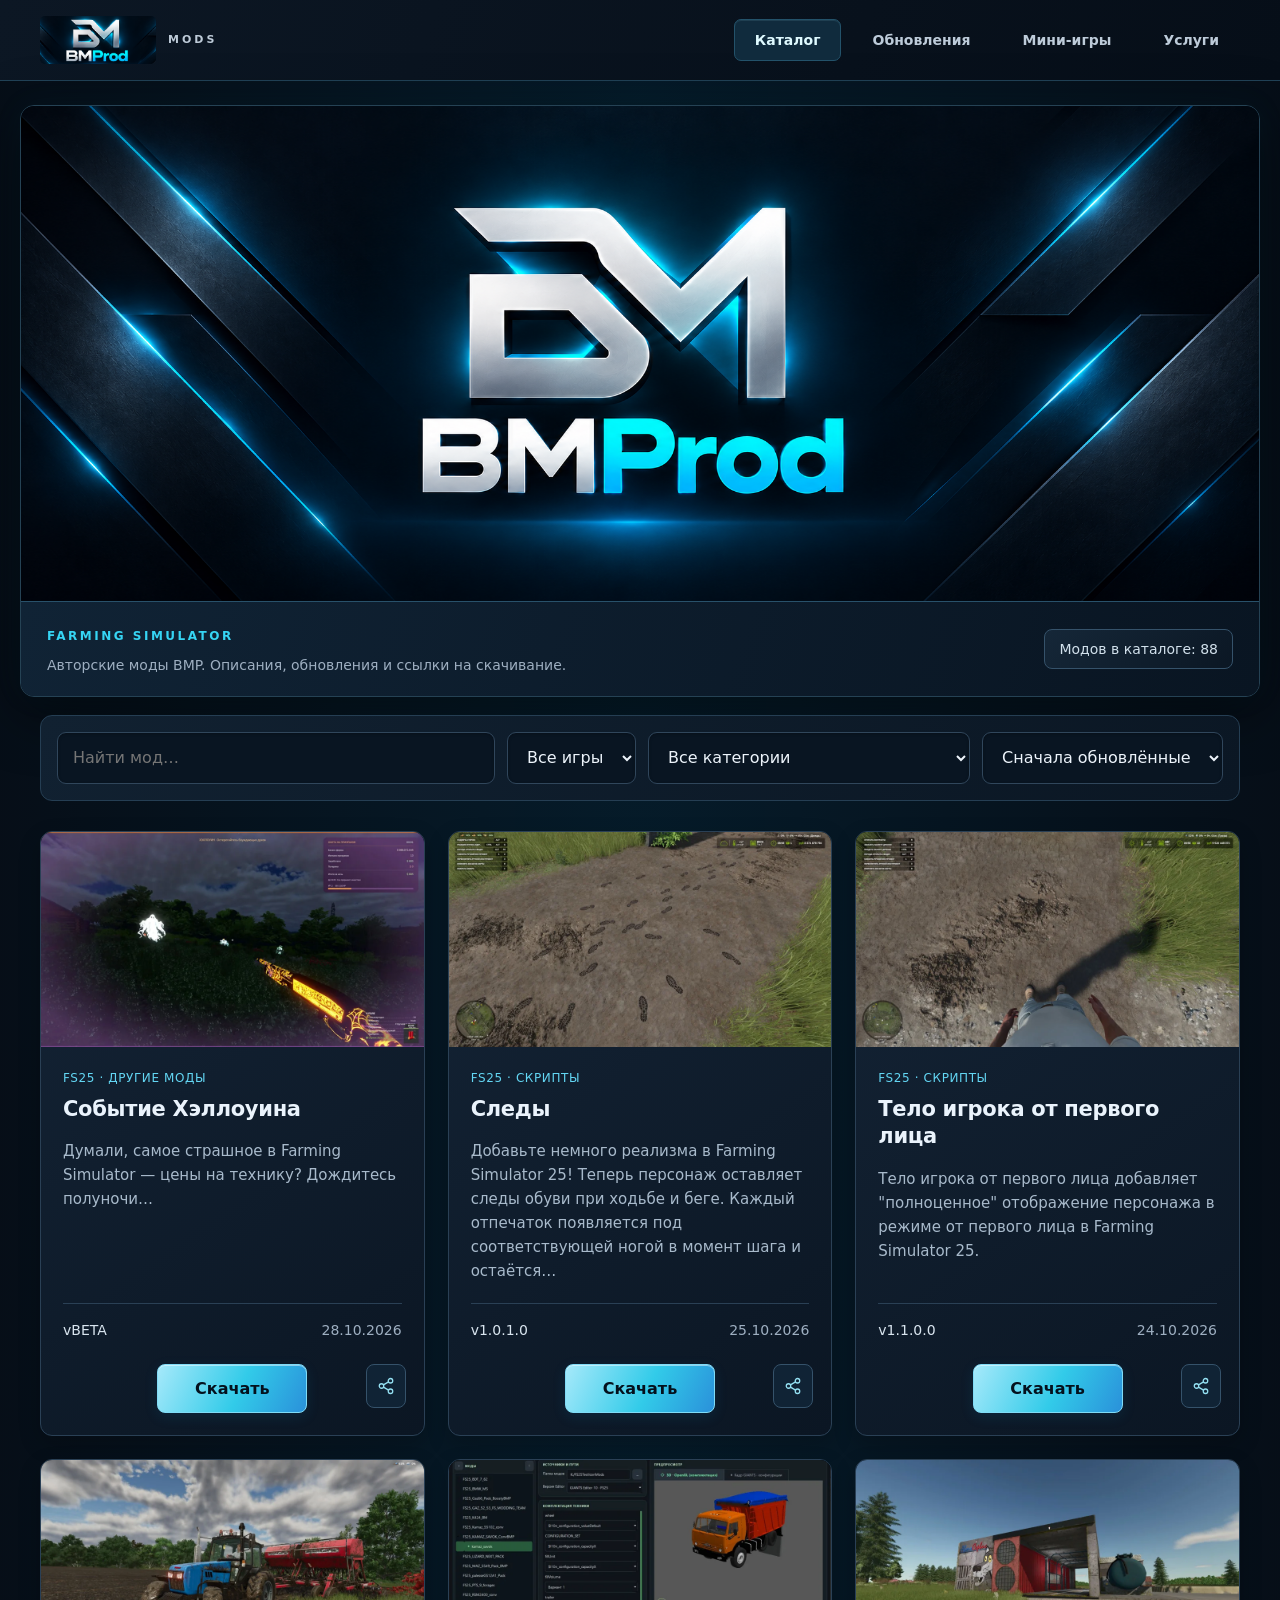
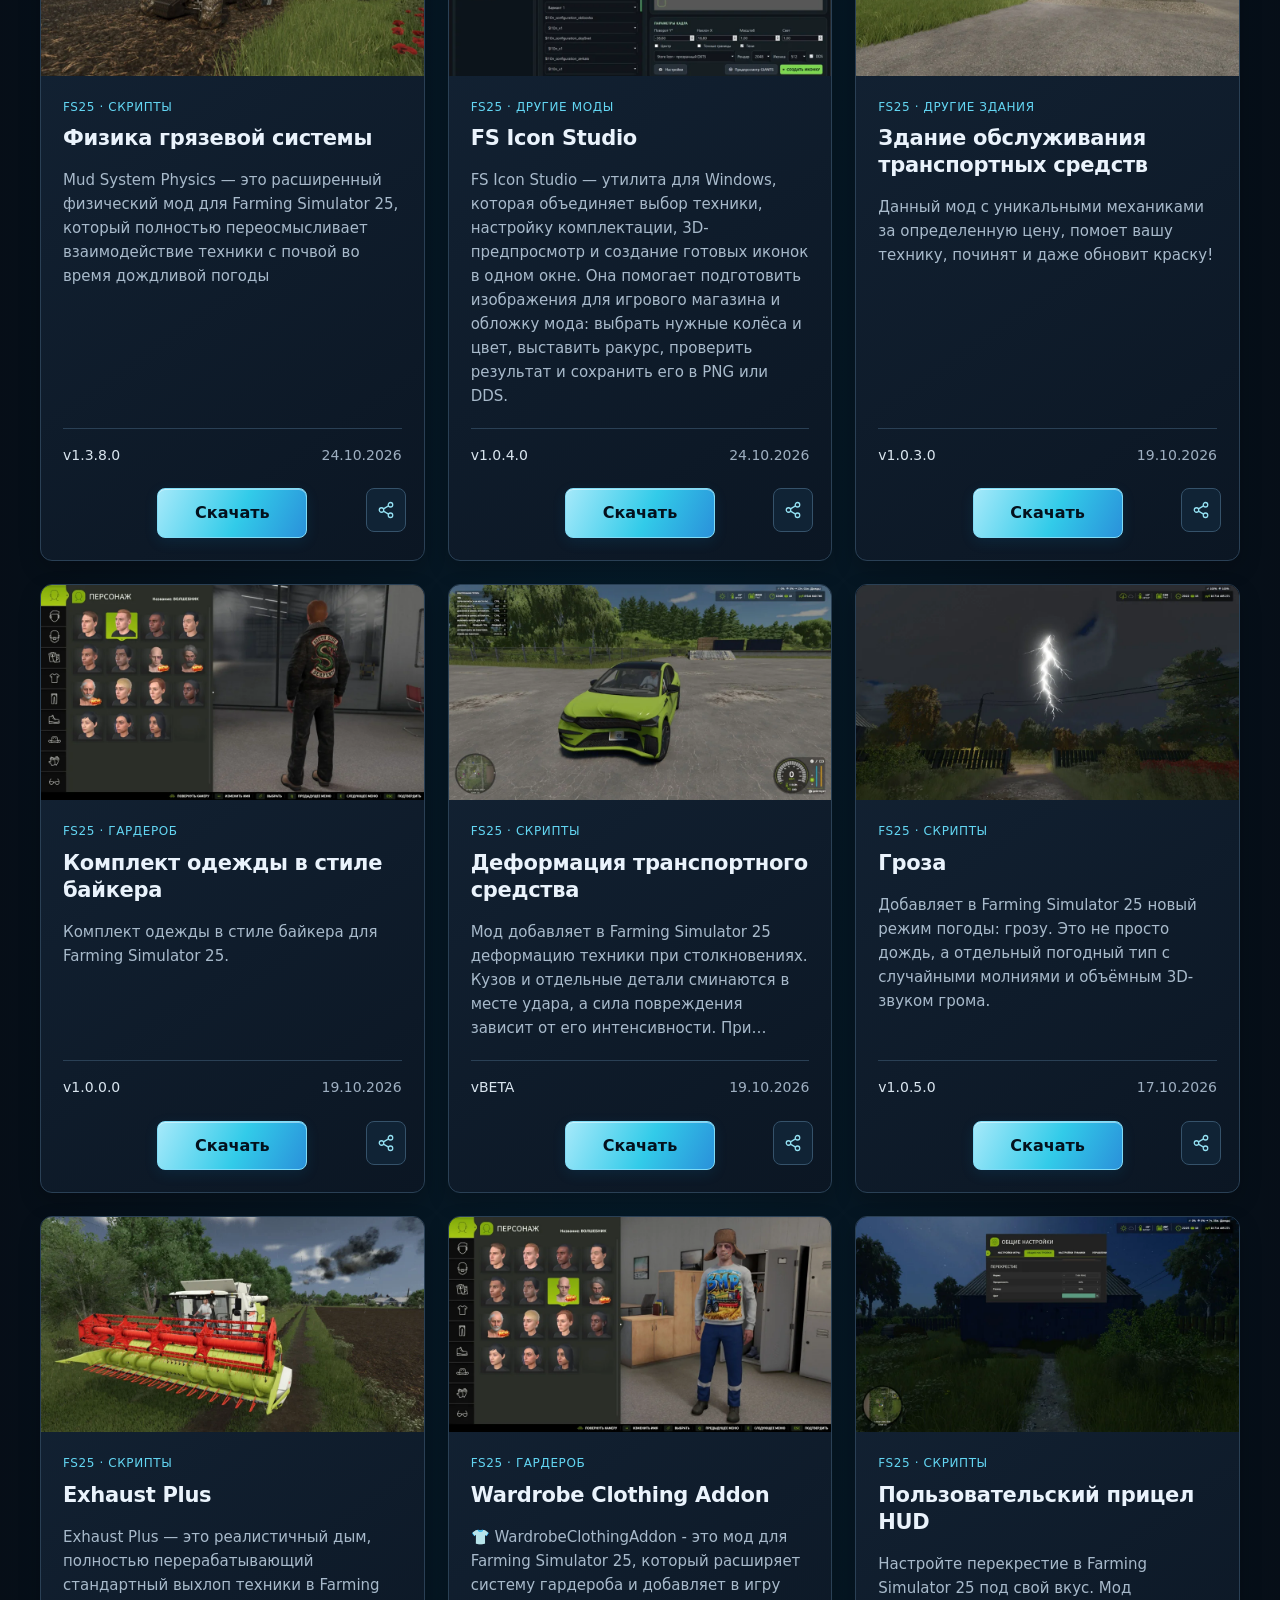
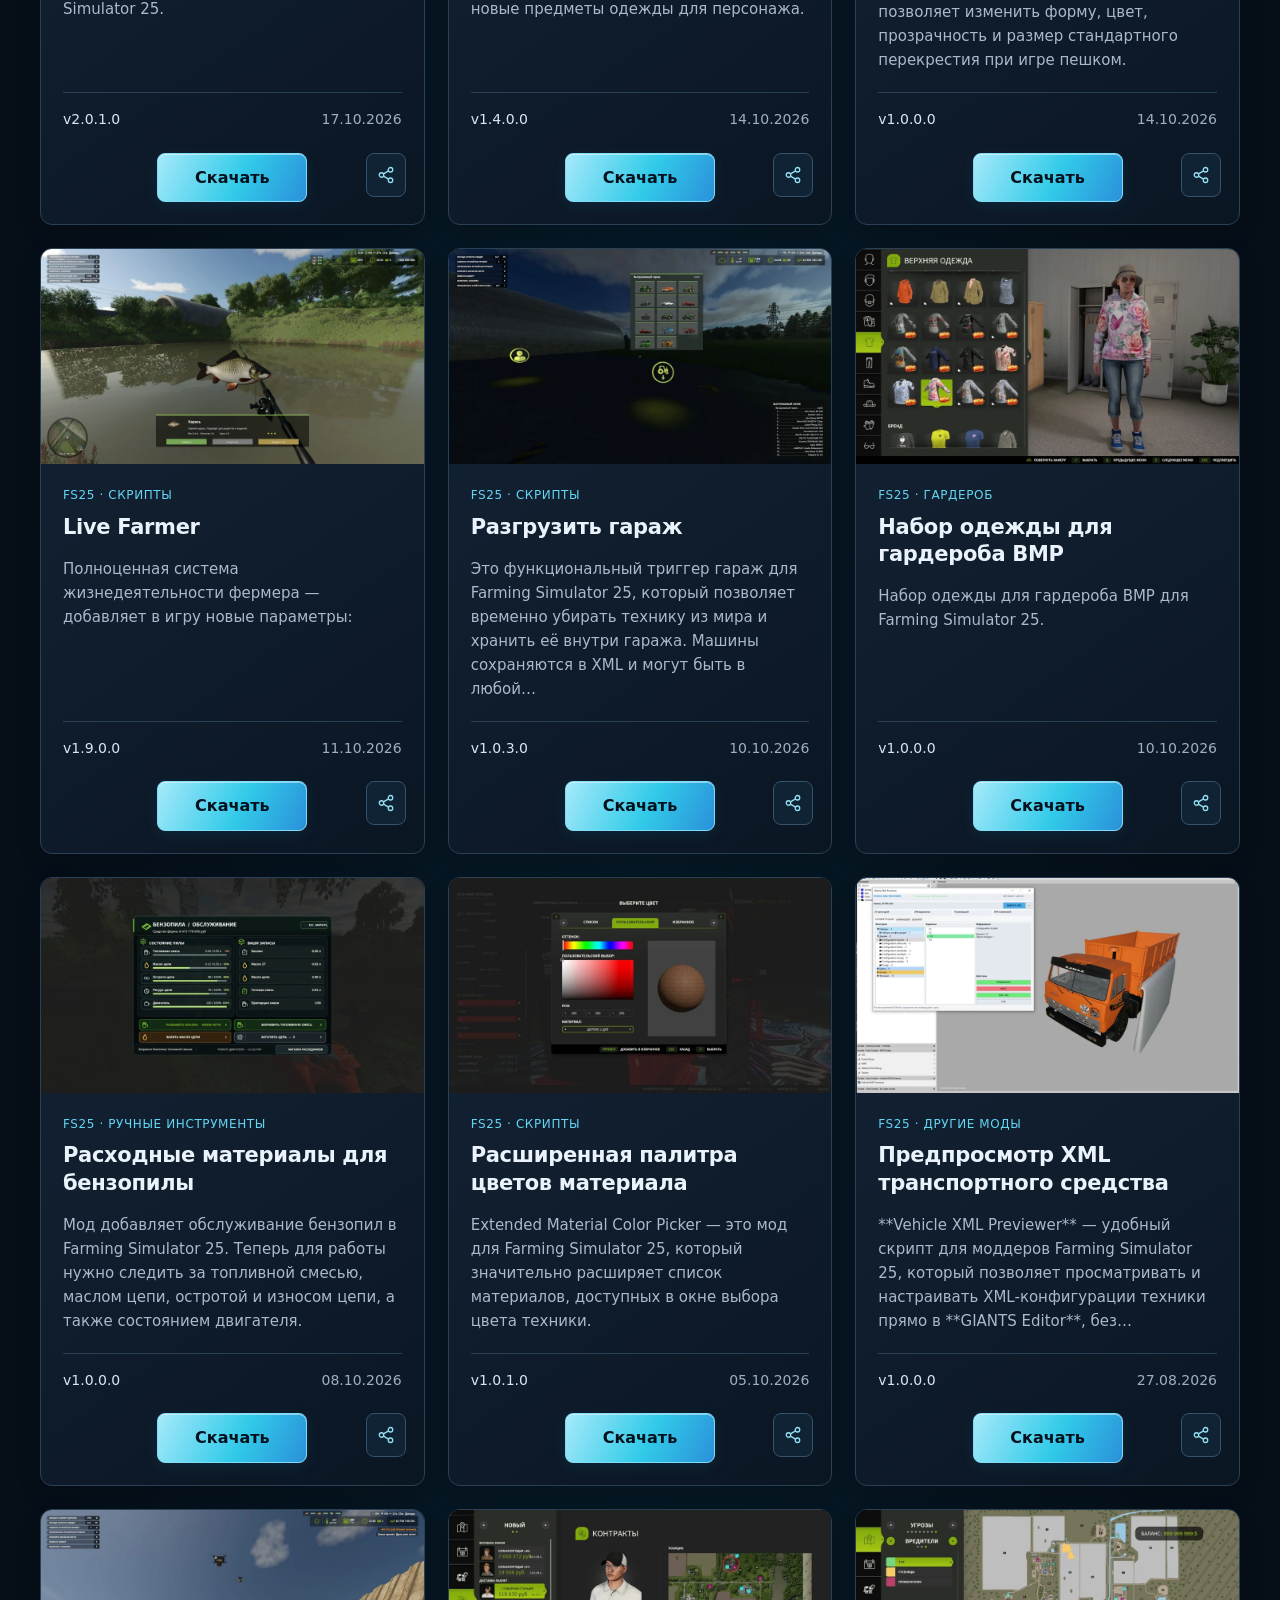
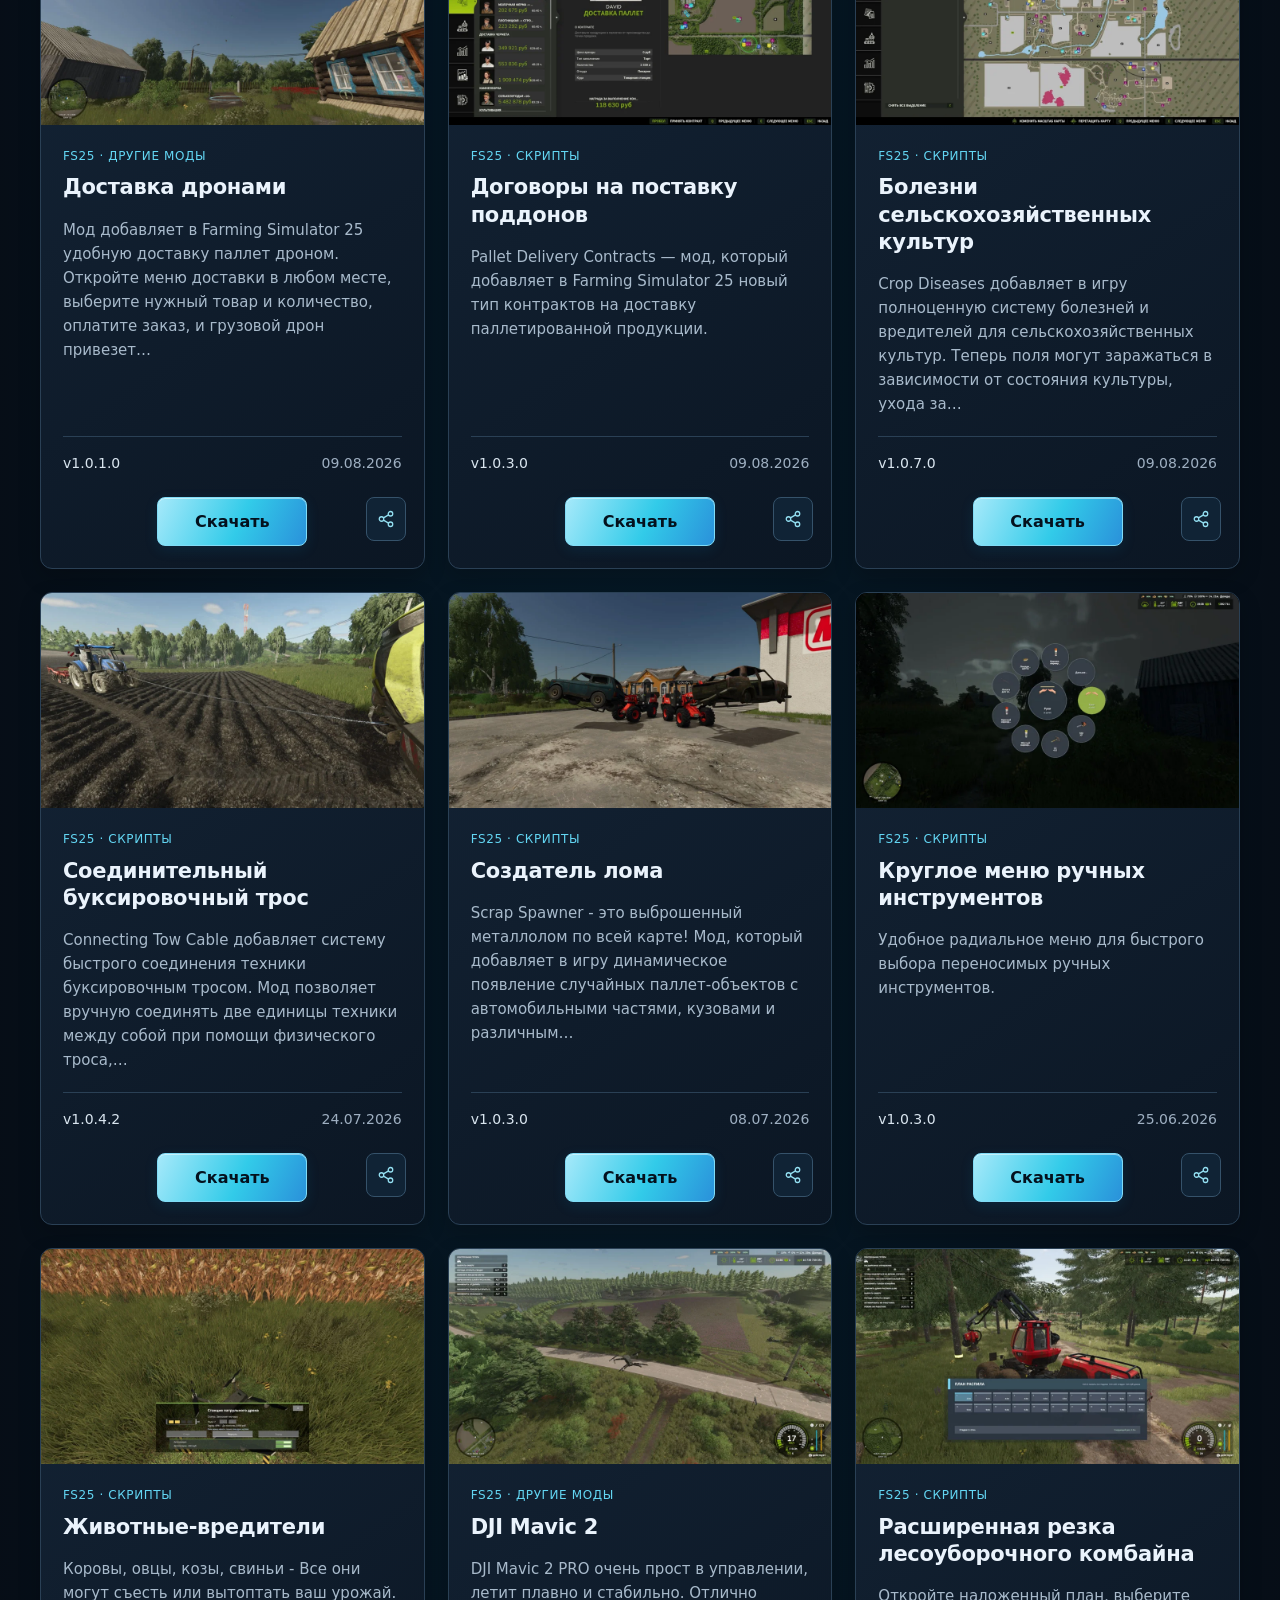
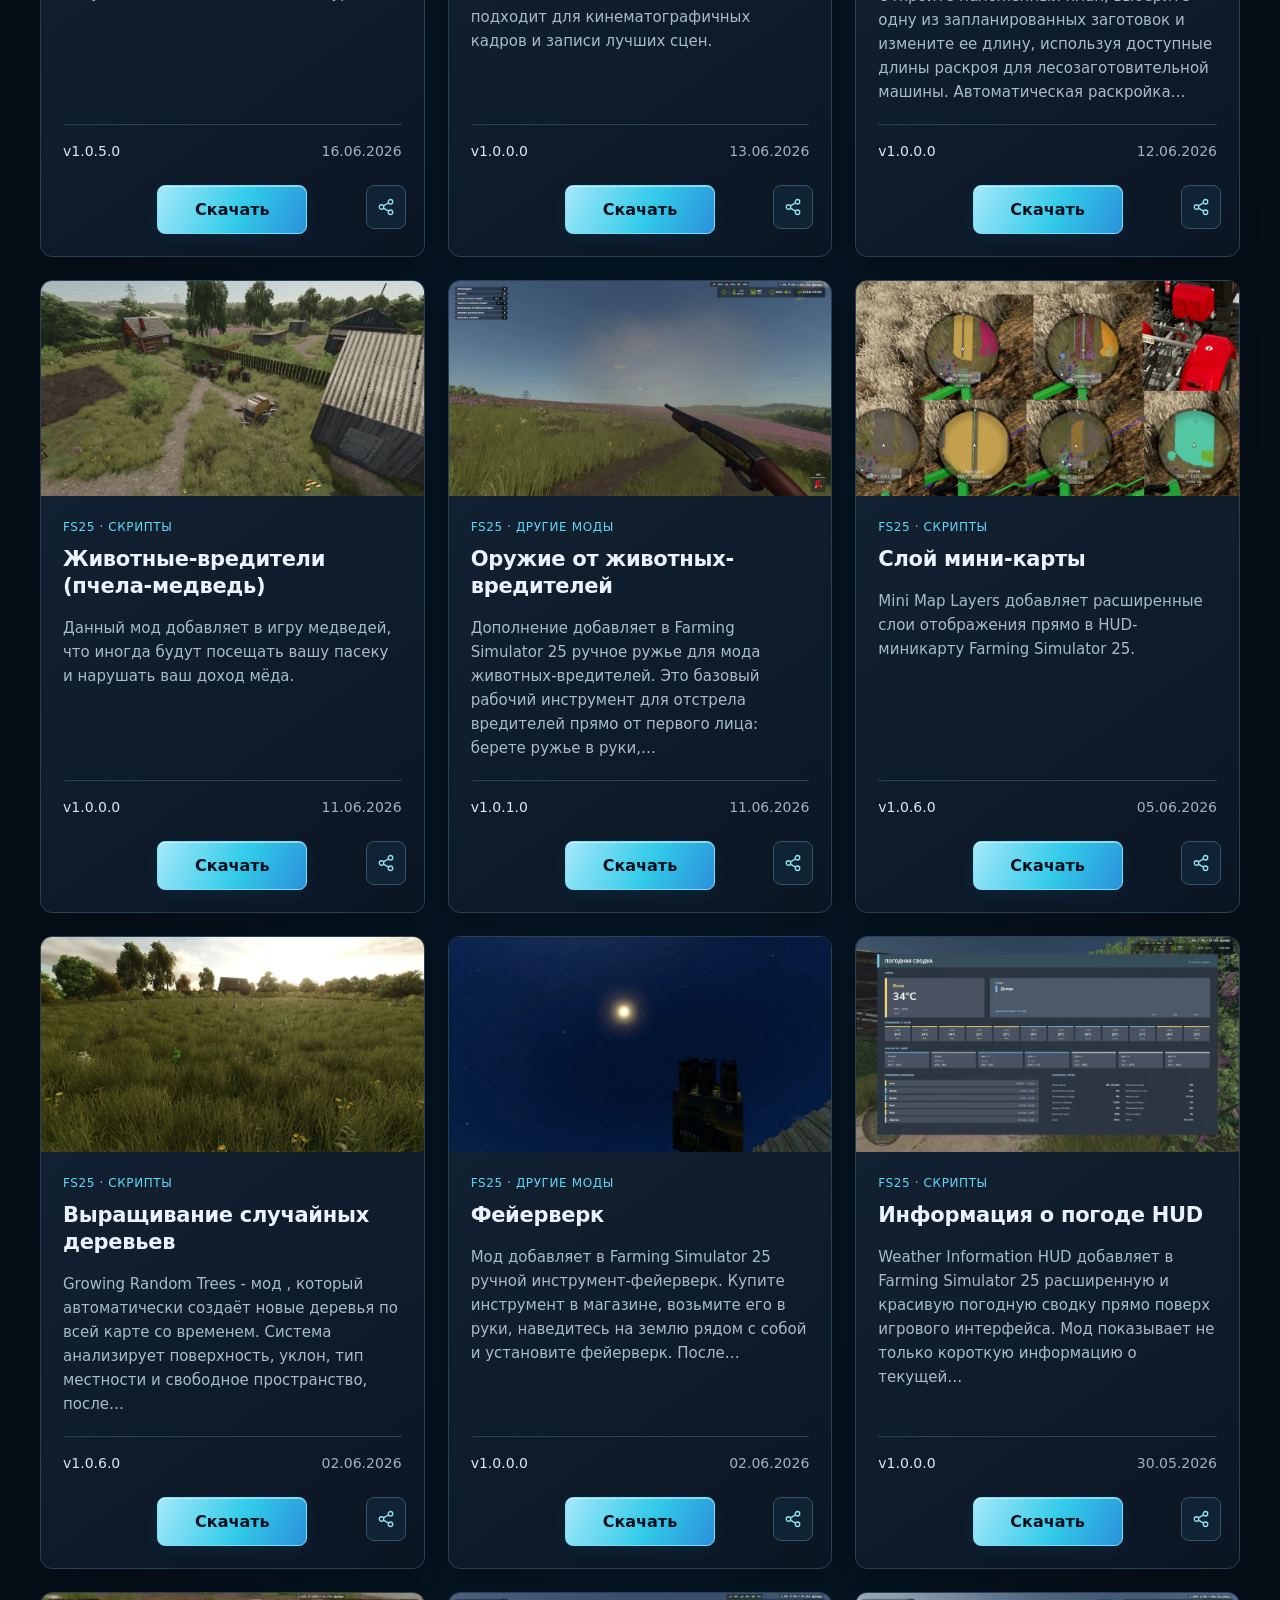
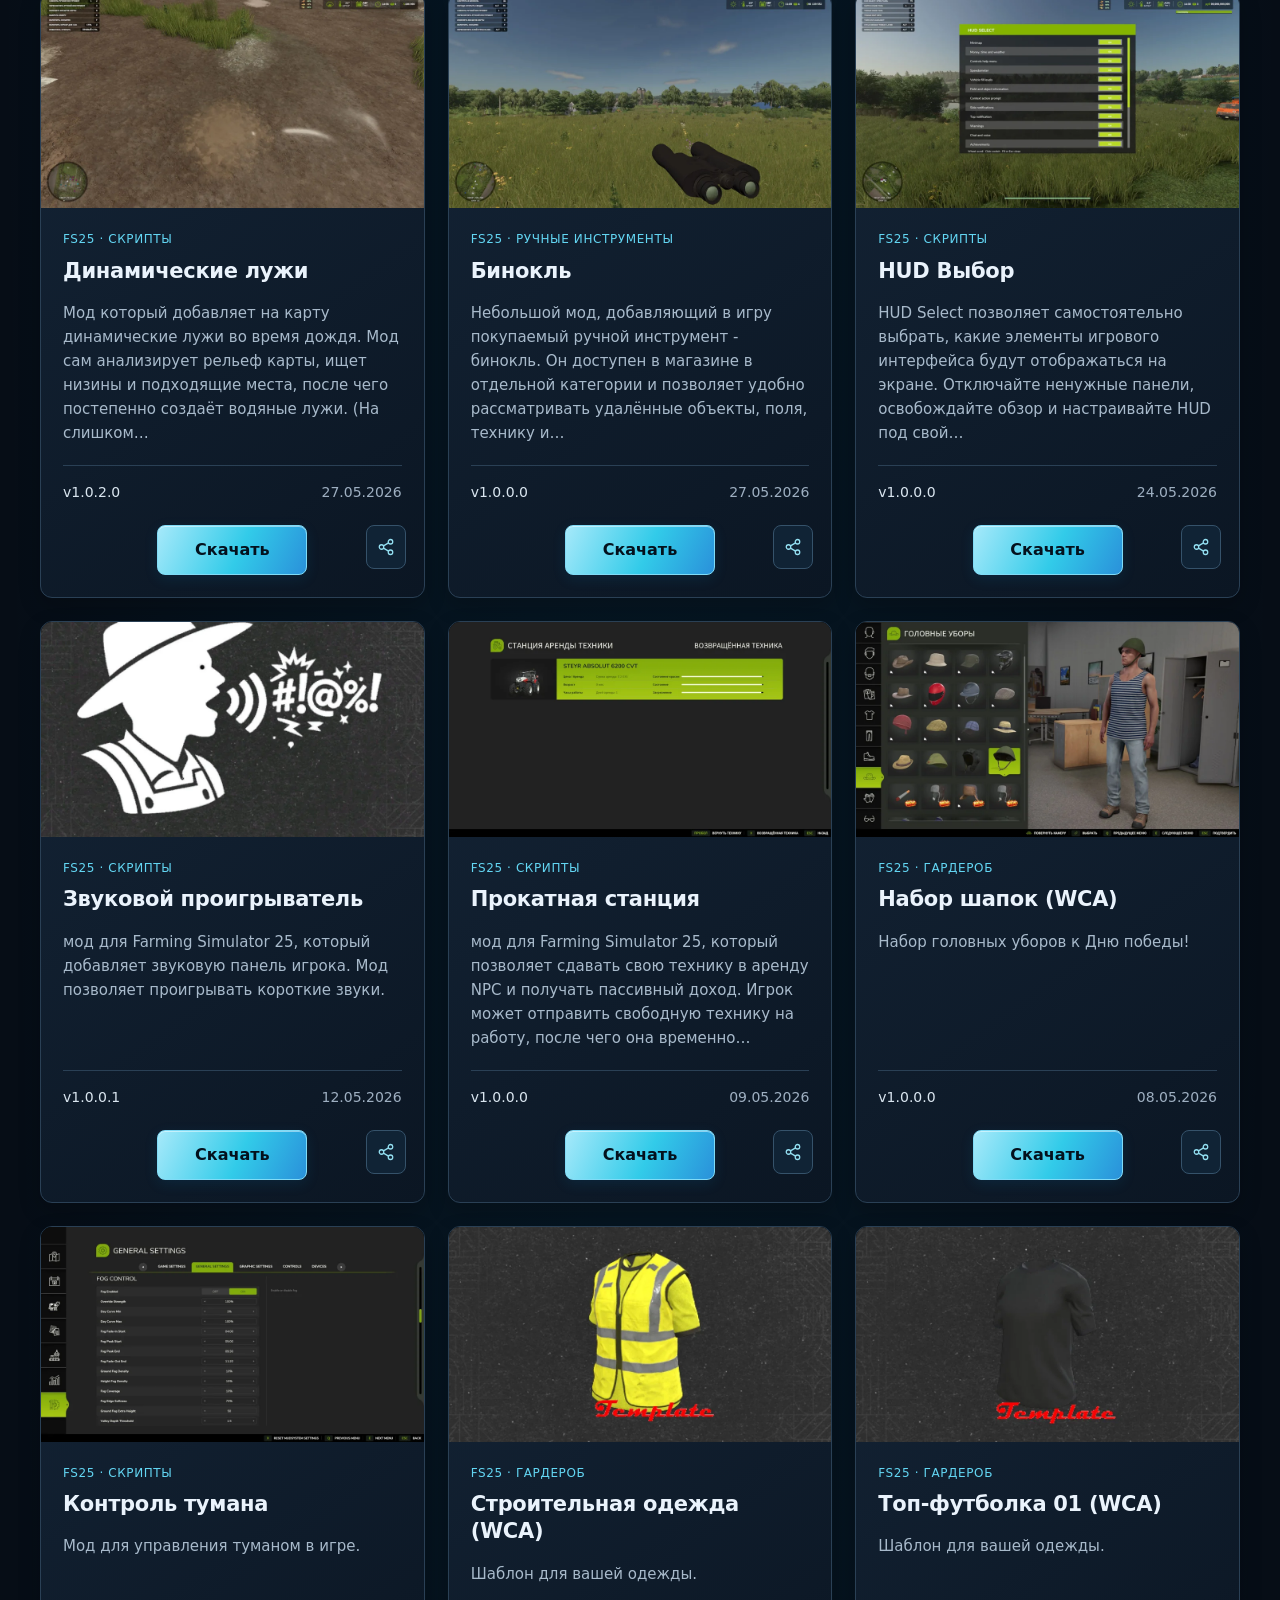
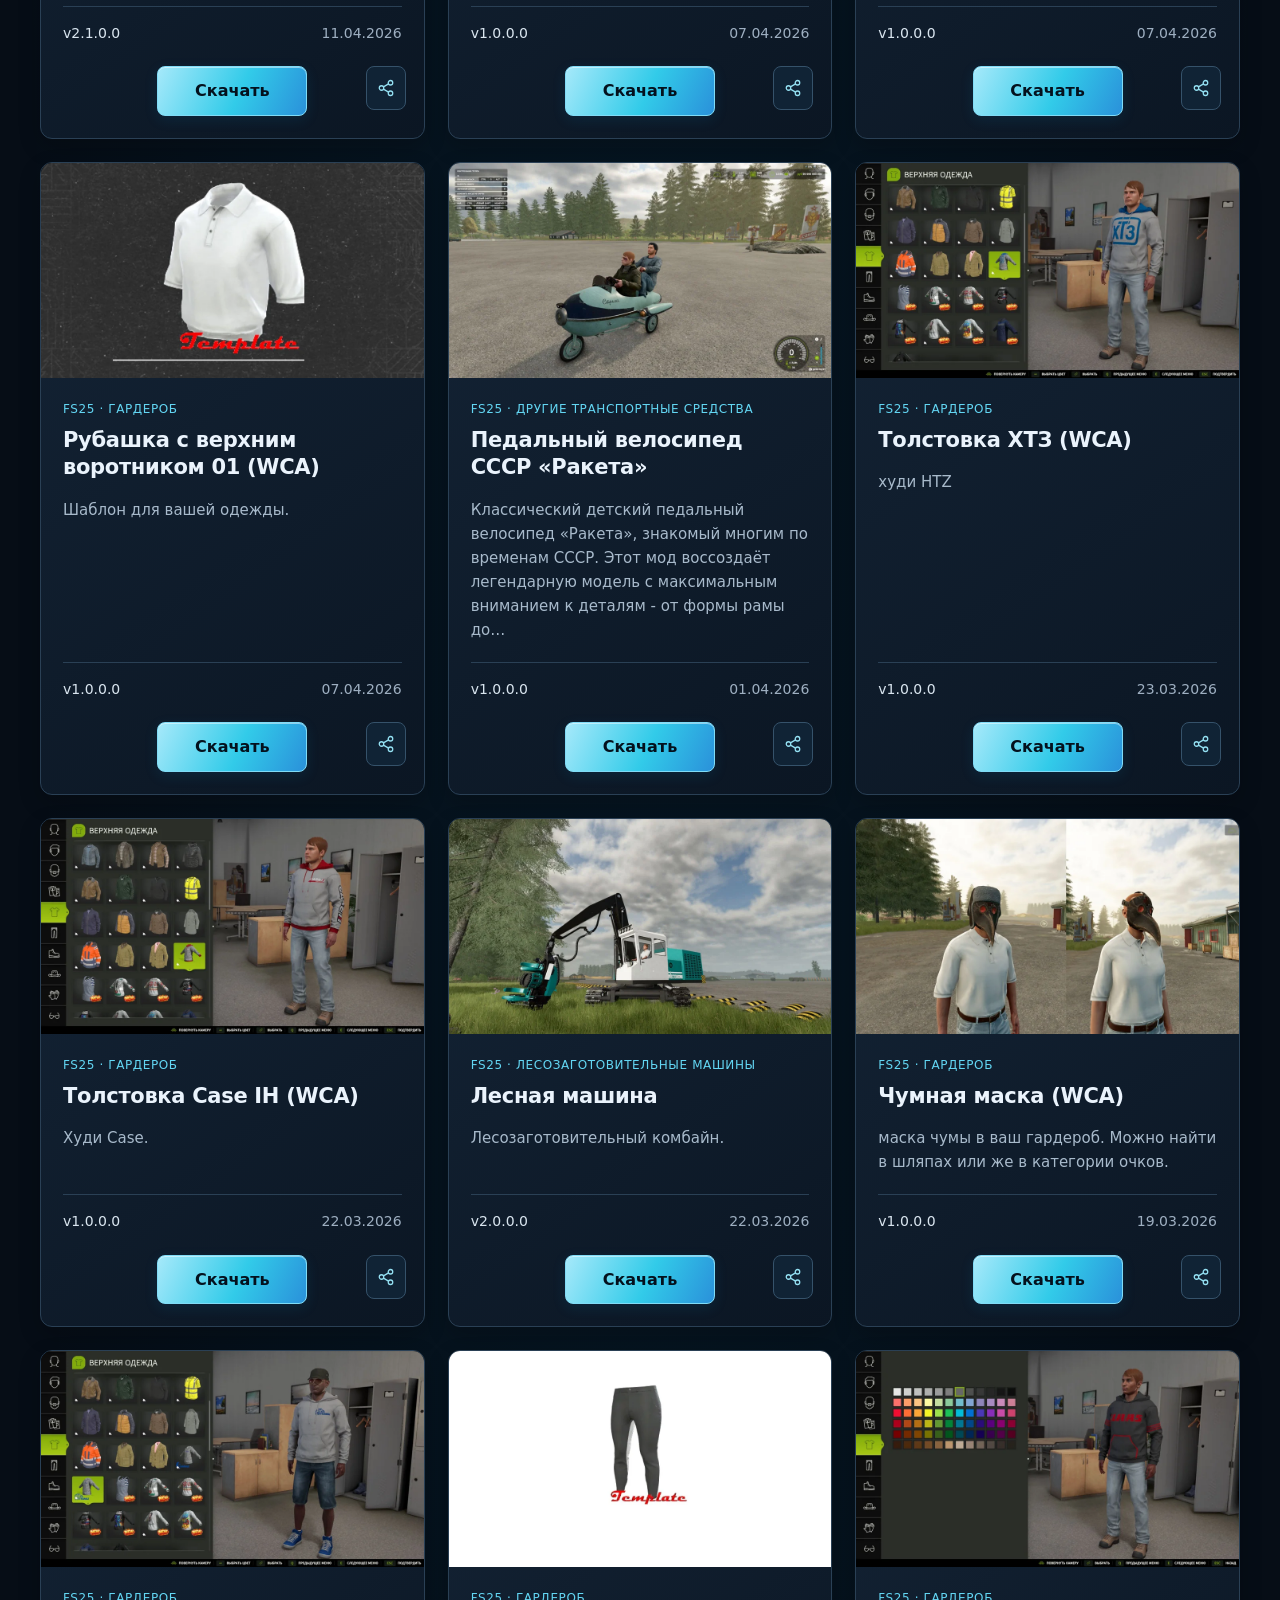
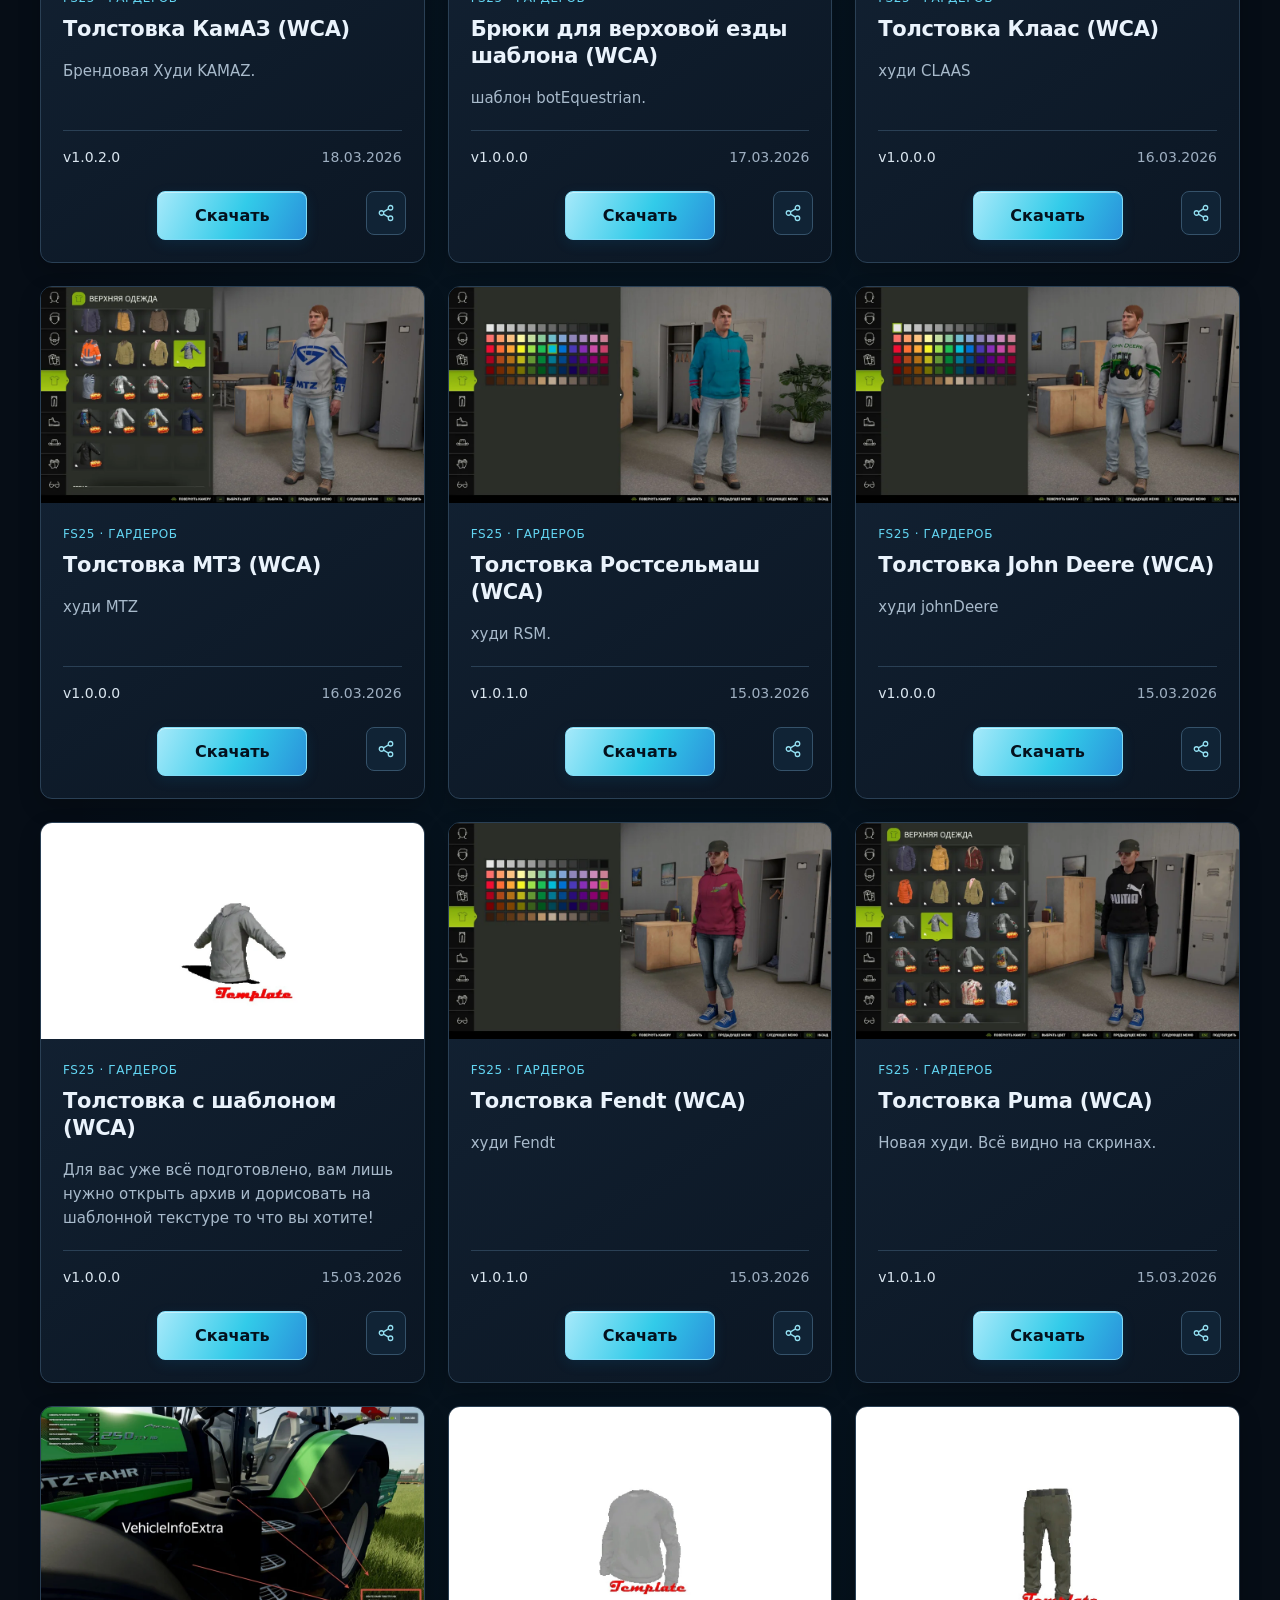
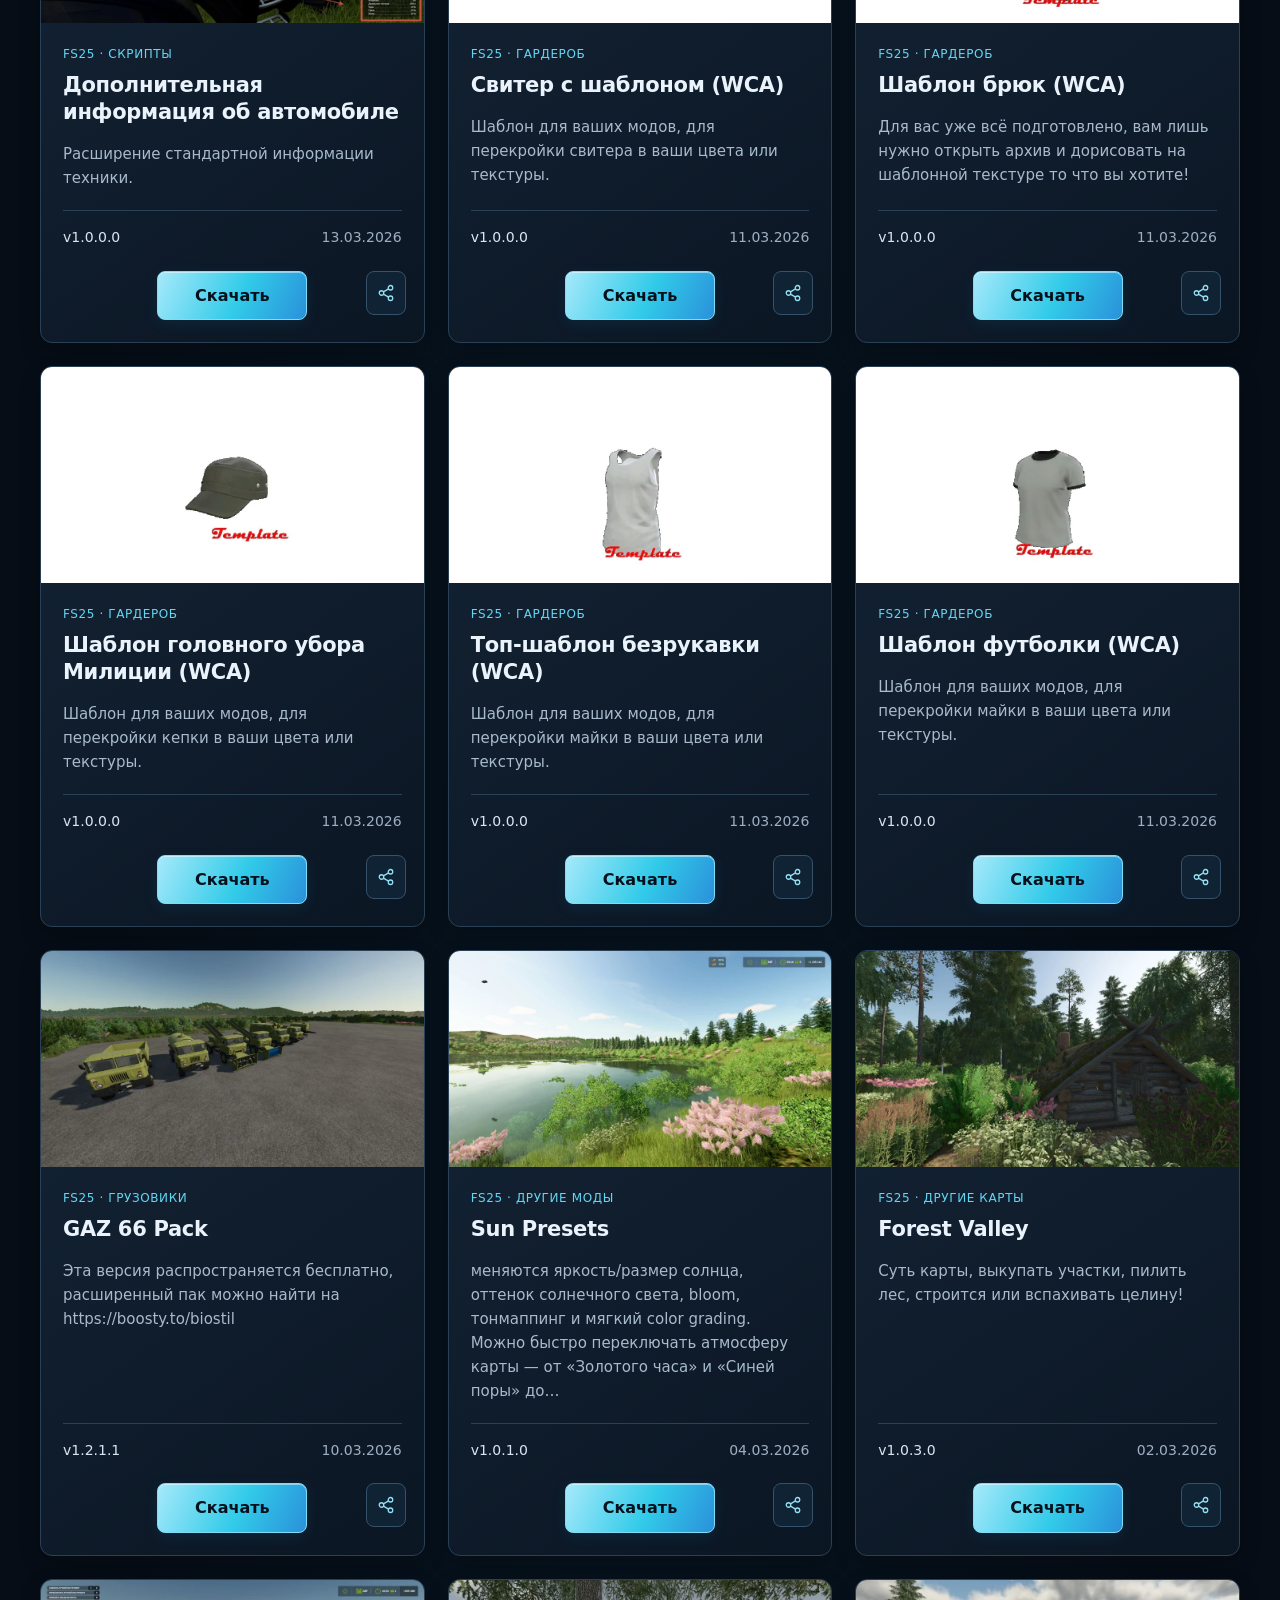
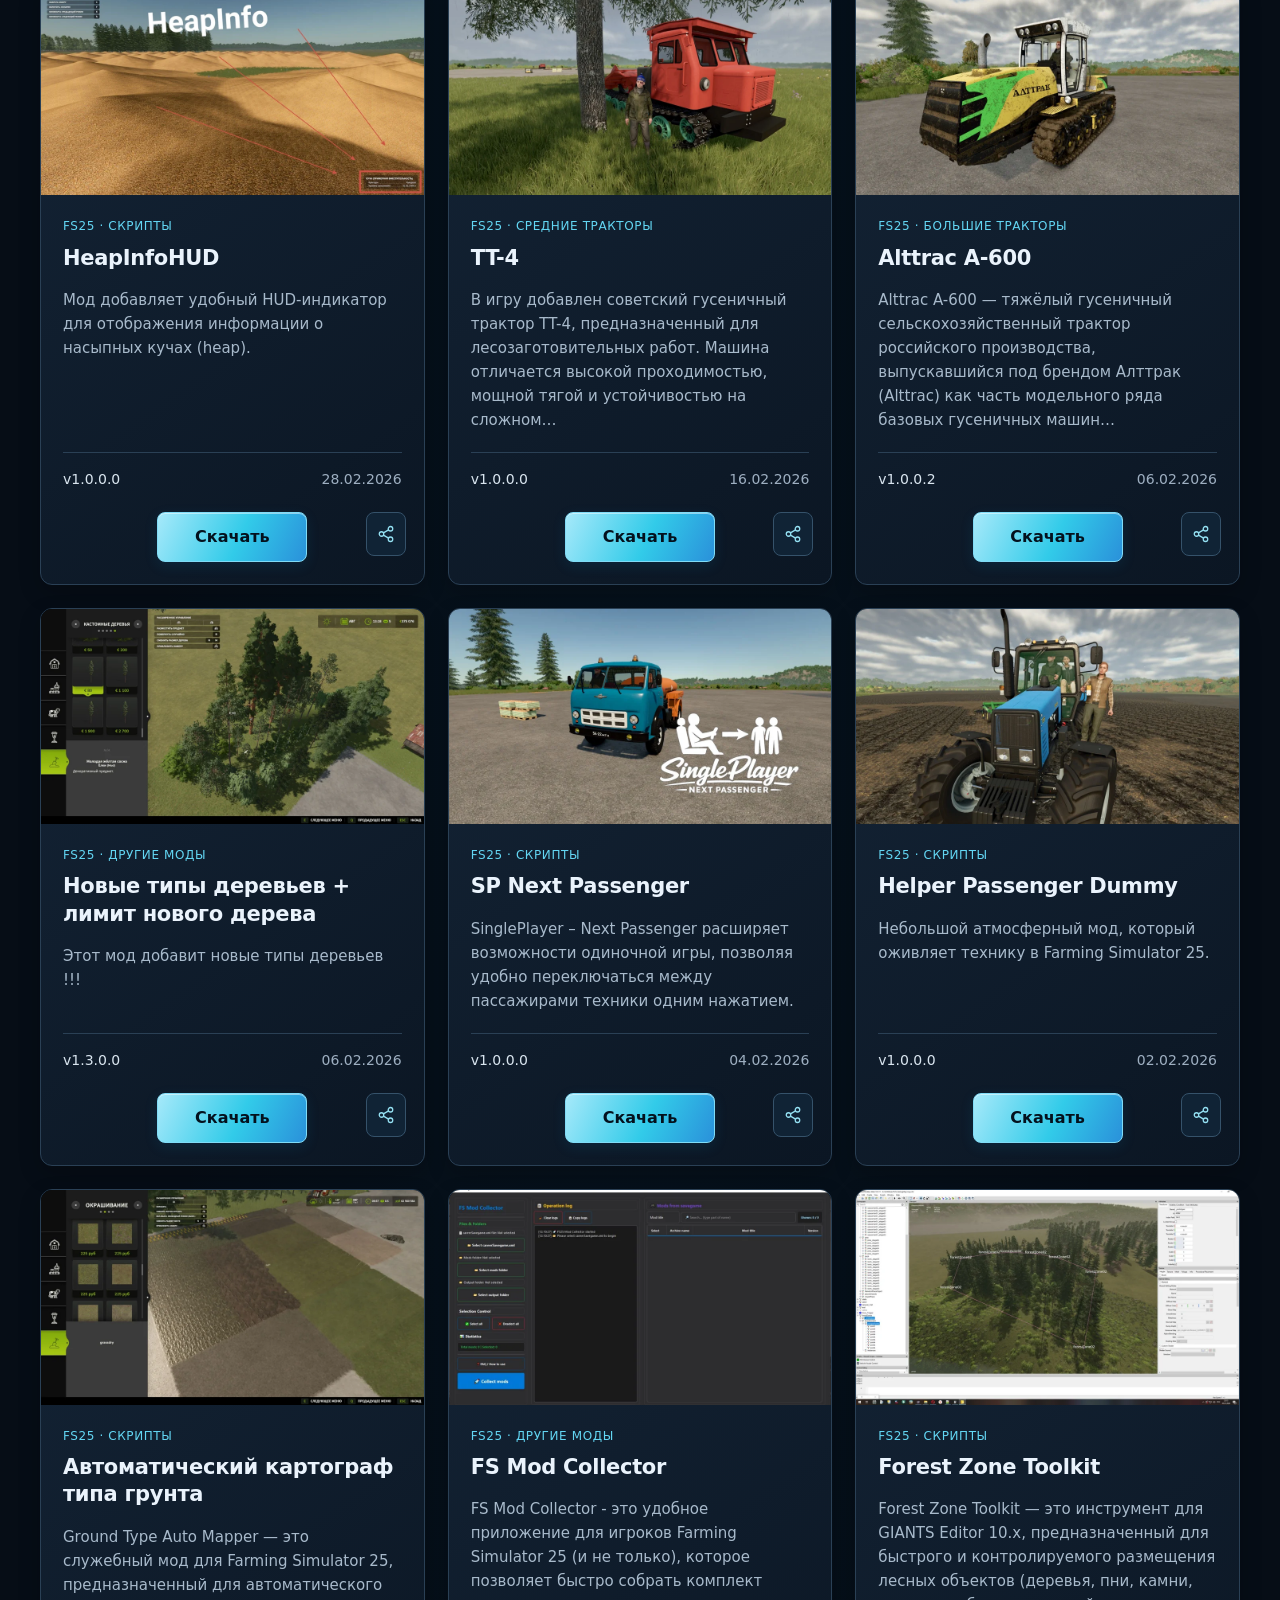
<file: index.html>
<!doctype html><html lang="ru"><head><meta charset="utf-8"><meta name="viewport" content="width=device-width,initial-scale=1"><meta name="theme-color" content="#060d16"><meta name="description" content="Моды BMP для Farming Simulator: описание, версии и обновления."><title>BMProd MODS — Farming Simulator</title><link rel="stylesheet" href="styles.css?v=services-16"><script defer src="app.js?v=services-16"></script></head><body><header><a class="brand" href="#" aria-label="BMProd — главная"><span class="brand-image"><img src="assets/brand/bmprod.png?v=2" alt="BMProd"></span><span class="brand-caption">MODS</span></a><nav aria-label="Главная навигация"><a href="#" data-nav="catalog">Каталог</a><a href="#updates" data-nav="updates">Обновления</a><a href="#games" data-nav="games">Мини-игры</a><a href="#services" data-nav="services">Услуги</a></nav></header><div class="brand-banner"><img src="assets/brand/bmprod.png?v=2" alt="BMProd — моды для Farming Simulator" fetchpriority="high" width="1983" height="793"><div class="banner-info"><div><span class="eyebrow">FARMING SIMULATOR</span><p class="muted">Авторские моды BMP. Описания, обновления и ссылки на скачивание.</p></div><span class="count" id="catalog-count">Загрузка каталога…</span></div></div><main id="app"><p>Загрузка каталога…</p></main><footer><span>BMProd MODS · Farming Simulator</span><span>Моды скачиваются с внешних площадок</span></footer></body></html>
</file>
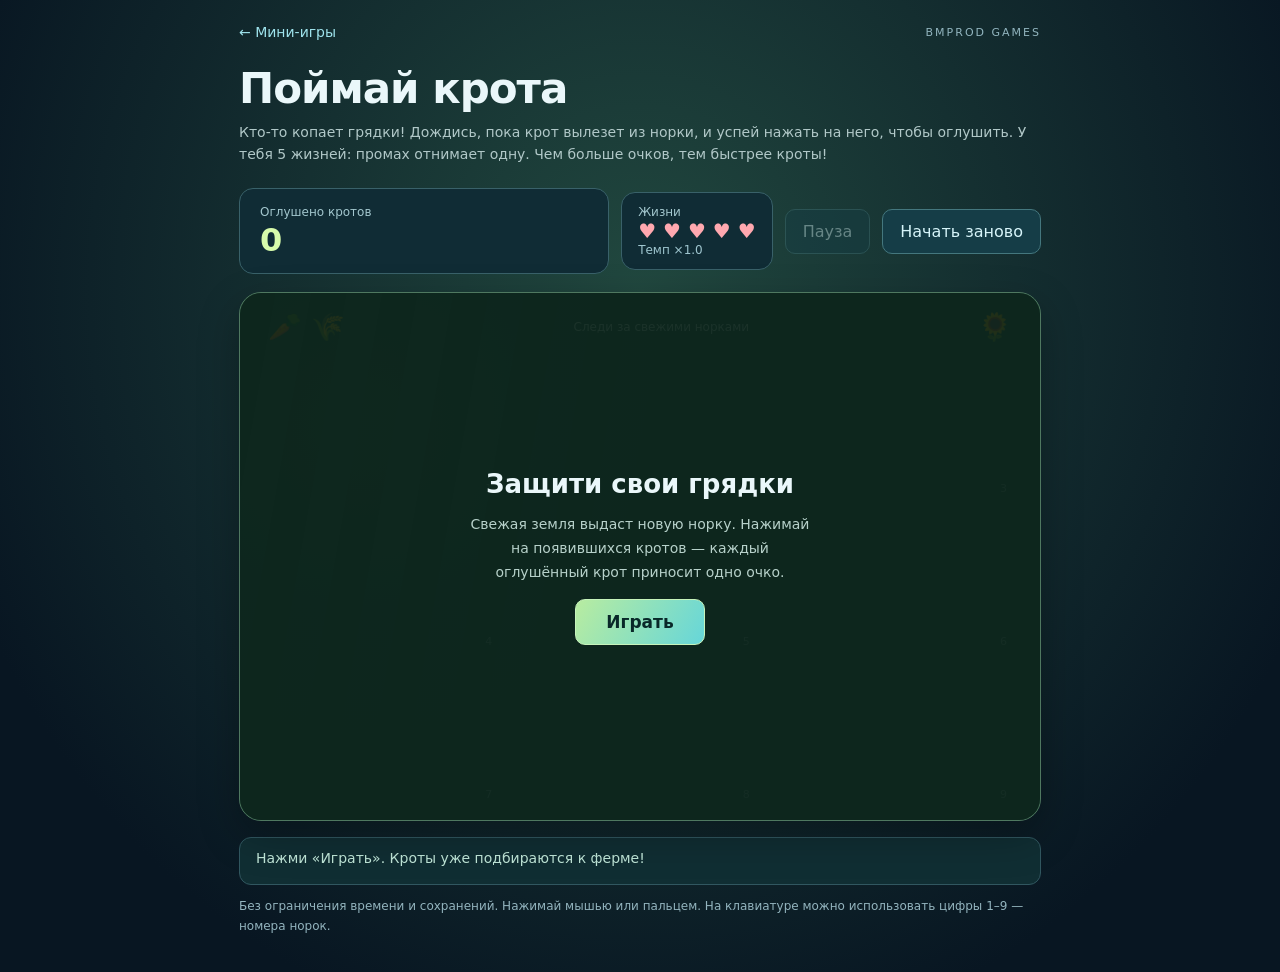
<file: games/catch-mole.html>
<!doctype html><html lang="ru"><meta charset="utf-8"><meta name="viewport" content="width=device-width,initial-scale=1"><meta name="theme-color" content="#081622"><title>Поймай крота · BMProd</title><style>
:root{color-scheme:dark;font-family:system-ui,sans-serif;color:#eaf7fa;background:#081622}*{box-sizing:border-box}body{margin:0;min-height:100vh;background:radial-gradient(ellipse at 50% 30%,#21483f,#081622 80%)}button{font:inherit;cursor:pointer;touch-action:manipulation}button:focus-visible,a:focus-visible{outline:3px solid #8be8f5;outline-offset:3px}a{color:#9fe4ed;text-decoration:none}.wrap{max-width:850px;margin:auto;padding:24px}header{display:flex;justify-content:space-between;align-items:center;font-size:14px}header span{font-size:11px;letter-spacing:2px;color:#92b5bf}h1{font-size:clamp(28px,5vw,42px);letter-spacing:-1px;margin:24px 0 8px}.intro{font-size:14px;color:#b1c8c8;line-height:1.6;margin:0 0 22px}.bar{display:flex;align-items:center;gap:12px;flex-wrap:wrap;margin-bottom:18px}.score{flex:1;background:#102c35;border:1px solid #396169;border-radius:14px;padding:12px 20px;min-width:160px}.score small{color:#a3c7ce;font-size:12px}.score strong{display:block;font-size:32px;line-height:1.3;color:#d7fbab;font-variant-numeric:tabular-nums}.control{background:#153d47;border:1px solid #44777e;border-radius:10px;color:#d7f5fa;padding:12px 17px}.control:disabled{opacity:.4;cursor:default}.field{position:relative;border:1px solid #4f7860;border-radius:22px;padding:18px;background:radial-gradient(circle at 15% 25%,#70944933,transparent 40%),repeating-linear-gradient(100deg,#28543b,#28543b 35px,#2b593d 35px,#2b593d 70px);overflow:hidden;box-shadow:0 15px 40px #0004}.scenery{display:flex;justify-content:space-between;font-size:27px;align-items:center;padding:0 10px 8px}.scenery small{font-size:12px;color:#c0d9b9}.board{display:grid;grid-template-columns:repeat(3,minmax(0,1fr));gap:8px}.cell{border:0;background:transparent;position:relative;height:145px;padding:0;overflow:hidden;border-radius:15px;color:#fff;user-select:none;-webkit-tap-highlight-color:transparent}.hole{position:absolute;bottom:20px;left:15%;width:70%;height:36px;border-radius:50%;background:#192116;box-shadow:0 5px 0 7px #715635,0 8px 0 9px #4e432c;opacity:0;transition:opacity .2s}.dug .hole{opacity:1}.soil{position:absolute;bottom:45px;left:27%;font-size:26px;opacity:0;pointer-events:none}.digging .soil{opacity:1;animation:dig .15s infinite alternate}.mole{position:absolute;width:92px;height:108px;bottom:-100px;left:50%;transform:translateX(-50%);transition:bottom .16s ease-out;pointer-events:none;filter:drop-shadow(0 3px 3px #0005)}.up .mole,.stunned .mole{bottom:30px}.mole{pointer-events:auto}.life-box{background:#102c35;border:1px solid #396169;border-radius:14px;padding:12px 16px}.life-box small{display:block;color:#a3c7ce;font-size:12px}.life-box strong{font-size:20px;color:#ffa8af;white-space:nowrap}.pace{font-size:12px;color:#9fc6cf}.cell.missed{background:#dc596a38}.mole svg{width:100%;height:100%}.stunned .normal-eyes{display:none}.dizzy-eyes{display:none}.stunned .dizzy-eyes{display:block}.stars{position:absolute;top:-8px;left:-14px;width:120px;font-size:20px;opacity:0;letter-spacing:5px;color:#ffde71}.stunned .stars{opacity:1;animation:stars .45s infinite alternate}.stunned .mole{transform:translateX(-50%) rotate(-8deg)}.key{position:absolute;bottom:1px;right:15px;color:#d1e4c07a;font-size:11px}.hit{position:absolute;top:10px;left:50%;transform:translateX(-50%);font-size:20px;font-weight:800;color:#fff2a4;opacity:0}.stunned .hit{opacity:1}.overlay{position:absolute;inset:0;background:#0a211be8;display:grid;place-items:center;padding:25px;z-index:2;text-align:center}.overlay[hidden]{display:none}.overlay h2{font-size:26px;margin:0 0 12px}.overlay p{max-width:350px;font-size:14px;line-height:1.7;color:#b7d1ca}.start{background:linear-gradient(120deg,#b8eca0,#66d6d9);border:1px solid #c6f3bb;color:#092829;border-radius:10px;padding:12px 30px;font-weight:750;font-size:17px}.notice{margin-top:16px;min-height:48px;background:#102e33;border:1px solid #315760;padding:12px 16px;border-radius:12px;font-size:14px;color:#c1e7d9}.foot{font-size:12px;color:#93b4be;line-height:1.6}.up{cursor:pointer}.up:hover{background:#c7f38b0c}@keyframes dig{to{transform:translateY(-8px) rotate(10deg)}}@keyframes stars{to{transform:translateY(-4px) rotate(7deg)}}@media(max-width:600px){.wrap{padding:16px}.field{padding:10px}.cell{height:116px}.mole{width:76px;height:90px}.up .mole,.stunned .mole{bottom:27px}.hole{height:28px;bottom:18px}.scenery{font-size:23px}.bar{gap:8px}.control{padding:10px;font-size:13px}.score{padding:10px 14px}.score strong{font-size:28px}.stars{width:110px;font-size:16px}.key{right:6px}}@media(prefers-reduced-motion:reduce){*{animation:none!important;transition:none!important}}
</style><div class="wrap"><header><a href="../#games">← Мини-игры</a><span>BMPROD GAMES</span></header><h1>Поймай крота</h1><p class="intro">Кто-то копает грядки! Дождись, пока крот вылезет из норки, и успей нажать на него, чтобы оглушить. У тебя 5 жизней: промах отнимает одну. Чем больше очков, тем быстрее кроты!</p><div class="bar"><div class="score"><small>Оглушено кротов</small><strong id="score" aria-live="polite">0</strong></div><div class="life-box"><small>Жизни</small><strong id="lives" aria-live="polite">♥ ♥ ♥ ♥ ♥</strong><div class="pace" id="pace">Темп ×1.0</div></div><button class="control" id="pause" disabled>Пауза</button><button class="control" id="reset">Начать заново</button></div><div class="field"><div class="scenery"><span>🥕 🌾</span><small>Следи за свежими норками</small><span>🌻</span></div><div class="board" id="board" aria-label="Поле с кротами"></div><div class="overlay" id="overlay"><div><h2 id="overlay-title">Защити свои грядки</h2><p id="overlay-text">Свежая земля выдаст новую норку. Нажимай на появившихся кротов — каждый оглушённый крот приносит одно очко.</p><button class="start" id="start">Играть</button></div></div></div><div class="notice" id="notice" role="status">Нажми «Играть». Кроты уже подбираются к ферме!</div><p class="foot">Без ограничения времени и сохранений. Нажимай мышью или пальцем. На клавиатуре можно использовать цифры 1–9 — номера норок.</p></div><script>
'use strict';
const $=id=>document.getElementById(id);
const face='<svg viewBox="0 0 100 115" aria-hidden="true"><ellipse cx="50" cy="91" rx="39" ry="35" fill="#66534d"/><ellipse cx="21" cy="43" rx="12" ry="14" fill="#5e4b46"/><ellipse cx="79" cy="43" rx="12" ry="14" fill="#5e4b46"/><ellipse cx="50" cy="60" rx="35" ry="41" fill="#8b7466"/><ellipse cx="50" cy="76" rx="24" ry="22" fill="#b39b83"/><g class="normal-eyes" fill="#192024"><ellipse cx="36" cy="52" rx="4" ry="5"/><ellipse cx="64" cy="52" rx="4" ry="5"/></g><g class="dizzy-eyes" stroke="#24272b" stroke-width="3" stroke-linecap="round"><path d="m31 48 10 9m0-9-10 9m28-9 10 9m0-9-10 9"/></g><ellipse cx="50" cy="69" rx="10" ry="7" fill="#e9a0a5"/><path d="M42 83q8 8 16 0" fill="none" stroke="#57403a" stroke-width="3" stroke-linecap="round"/><ellipse cx="18" cy="99" rx="16" ry="9" fill="#b79c85"/><ellipse cx="82" cy="99" rx="16" ry="9" fill="#b79c85"/></svg>';
let holes=Array.from({length:9},()=>({phase:'empty',left:0,dug:false})),score=0,lives=5,gameOver=false,running=false,started=false,nextSpawn=250,last=Date.now();
const random=(min,max)=>min+Math.random()*(max-min);
function speed(){return Math.max(.30,Math.pow(.985,score))}
function updateLives(){$('lives').textContent=Array.from({length:5},(_,i)=>i<lives?'♥':'♡').join(' ');$('lives').setAttribute('aria-label','Осталось жизней: '+lives);$('pace').textContent='Темп ×'+(1/speed()).toFixed(1)}
function finish(){running=false;gameOver=true;$('pause').disabled=true;$('overlay').hidden=false;$('overlay-title').textContent='Игра окончена';$('overlay-text').textContent='Оглушено кротов: '+score+'. Все пять жизней потрачены. Попробуешь ещё раз?';$('start').textContent='Ещё раз';$('notice').textContent='Итоговый счёт: '+score}
function miss(i){if(!running)return;lives--;updateLives();$('notice').textContent='Промах! Осталось жизней: '+lives;if(Number.isInteger(i)){const b=$('hole-'+i);b.classList.add('missed');setTimeout(()=>b.classList.remove('missed'),180)}if(lives===0)finish()}
function renderHole(i){const h=holes[i],b=$('hole-'+i);b.className='cell '+(h.dug?'dug ':'')+h.phase;b.setAttribute('aria-label','Норка '+(i+1)+(h.phase==='up'?': крот появился':h.phase==='stunned'?': крот оглушён':h.phase==='digging'?': крот копает':': пусто'))}
function spawn(){const available=holes.map((h,i)=>h.phase==='empty'?i:-1).filter(i=>i>=0);if(!available.length)return;const i=available[Math.floor(Math.random()*available.length)];holes[i]={phase:'digging',left:Math.max(180,350*speed()),dug:true};renderHole(i)}
function hit(i,onMole=true){const h=holes[i];if(!running)return;if(h.phase!=='up'||!onMole){miss(i);return}h.phase='stunned';h.left=650;score++;updateLives();$('score').textContent=score;$('notice').textContent='💫 Крот оглушён! Счёт: '+score;renderHole(i)}
function tick(dt){if(!running)return;for(let i=0;i<holes.length;i++){const h=holes[i];if(h.phase==='empty')continue;h.left-=dt;if(h.left<=0){if(h.phase==='digging'){h.phase='up';h.left=random(1250,1900)*speed()}else{h.phase='empty';h.left=0}renderHole(i)}}nextSpawn-=dt;if(nextSpawn<=0){const active=holes.filter(h=>h.phase==='digging'||h.phase==='up').length;if(active<(score>=30?3:2))spawn();nextSpawn=random(700,1150)*speed()}}
function play(){if(gameOver)reset();started=true;running=true;last=Date.now();$('overlay').hidden=true;$('pause').disabled=false;$('pause').textContent='Пауза';$('notice').textContent='Смотри, где рыхлится земля. Крот вот-вот вылезет!'}
function pause(){if(!running)return;running=false;$('overlay').hidden=false;$('overlay-title').textContent='Пауза';$('overlay-text').textContent='Кроты подождут. Твой счёт: '+score+'.';$('start').textContent='Продолжить';$('pause').disabled=true}
function reset(){running=false;started=false;score=0;lives=5;gameOver=false;updateLives();nextSpawn=250;holes=Array.from({length:9},()=>({phase:'empty',left:0,dug:false}));$('score').textContent=0;for(let i=0;i<9;i++)renderHole(i);$('overlay').hidden=false;$('overlay-title').textContent='Защити свои грядки';$('overlay-text').textContent='Нажимай на появившихся кротов. Каждый оглушённый крот приносит одно очко. Промах отнимает жизнь.';$('start').textContent='Играть';$('pause').disabled=true;$('notice').textContent='Новая игра готова. Нажми «Играть».'}
for(let i=0;i<9;i++){const b=document.createElement('button');b.type='button';b.id='hole-'+i;b.innerHTML='<span class="hole"></span><span class="soil">🟤</span><span class="mole">'+face+'<span class="stars">✦ ★ ✦</span></span><span class="hit">+1</span><span class="key">'+(i+1)+'</span>';b.addEventListener('click',e=>hit(i,Boolean(e.target.closest('.mole'))));$('board').append(b);renderHole(i)}
updateLives();$('board').addEventListener('click',e=>{if(!e.target.closest('.cell'))miss()});$('start').addEventListener('click',play);$('pause').addEventListener('click',pause);$('reset').addEventListener('click',()=>{if(!started||confirm('Обнулить счёт и начать заново?'))reset()});document.addEventListener('keydown',e=>{if(e.repeat||e.ctrlKey||e.altKey||e.metaKey)return;if(/^[1-9]$/.test(e.key)){e.preventDefault();hit(Number(e.key)-1)}});document.addEventListener('visibilitychange',()=>{if(document.hidden)pause()});setInterval(()=>{const now=Date.now();tick(Math.min(100,Math.max(0,now-last)));last=now},40);
</script></html>
</file>
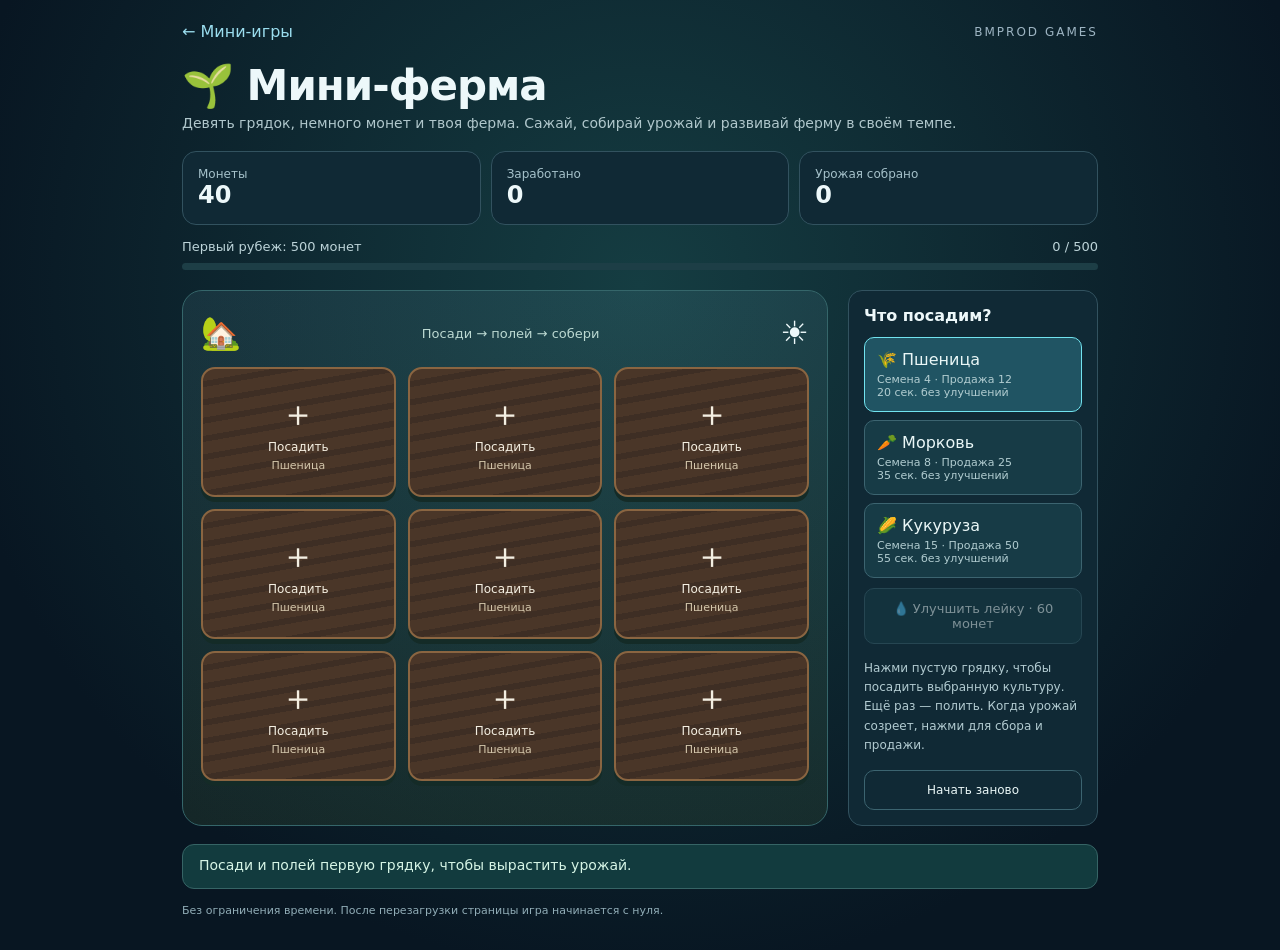
<file: games/mini-farm.html>
<!doctype html><html lang="ru"><meta charset="utf-8"><meta name="viewport" content="width=device-width,initial-scale=1"><meta name="theme-color" content="#081622"><title>Мини-ферма · BMProd</title><style>
:root{color-scheme:dark;font-family:system-ui,sans-serif;color:#edf8fa;background:#081622}*{box-sizing:border-box}body{margin:0;background:radial-gradient(circle at 50% 30%,#153d42,#081622 75%);min-height:100vh}button,a{touch-action:manipulation}button{font:inherit;cursor:pointer}button:focus-visible,a:focus-visible{outline:3px solid #8ce8ff;outline-offset:3px}.wrap{max-width:960px;margin:auto;padding:22px}header{display:flex;align-items:center;justify-content:space-between;gap:12px}a{color:#9bdeef;text-decoration:none}header span{color:#9db4c2;font-size:12px;letter-spacing:2px}h1{font-size:clamp(28px,5vw,42px);margin:20px 0 5px;letter-spacing:-1px}.intro{color:#b0c7cc;margin:0 0 20px;font-size:14px}.stats{display:grid;grid-template-columns:repeat(3,1fr);gap:10px}.stat,.panel{background:#102935;border:1px solid #32525f;border-radius:14px;padding:15px}.stat small{display:block;color:#a5c1ca;font-size:12px}.stat strong{font-size:24px}.goal{margin:14px 0 20px}.goal-top{display:flex;justify-content:space-between;gap:12px;font-size:13px;color:#bdd4d9}.track{height:7px;background:#1d3e46;border-radius:9px;margin-top:9px;overflow:hidden}.track i{display:block;height:100%;background:linear-gradient(90deg,#69d48d,#69dcf2);transition:width .3s}.layout{display:grid;grid-template-columns:1fr 250px;gap:20px}.farm{background:linear-gradient(#75b5c91c,#547a442b);padding:18px;border:1px solid #35666a;border-radius:20px;position:relative}.landscape{display:flex;justify-content:space-between;align-items:center;font-size:32px;height:48px;margin-bottom:10px}.landscape span:nth-child(2){font-size:13px;color:#bcd9d2}.plots{display:grid;grid-template-columns:repeat(3,minmax(0,1fr));gap:12px}.plot{min-height:130px;border-radius:14px;border:2px solid #8a6541;background:repeating-linear-gradient(170deg,#4a3628,#4a3628 12px,#3e2e24 12px,#3e2e24 18px);color:#f4efe2;padding:12px 5px;display:flex;flex-direction:column;align-items:center;justify-content:center;gap:5px;box-shadow:0 5px 0 #142b27}.plot:hover{border-color:#caa574}.plot.dry{border-color:#daae55}.plot.growing{border-color:#70adca;background:repeating-linear-gradient(170deg,#2c382c,#2c382c 12px,#223126 12px,#223126 18px)}.plot.ready{border-color:#9ee086;box-shadow:0 0 15px #8ce0812b,0 5px 0 #142b27}.plant{font-size:36px;line-height:1.2}.plot-label{font-size:12px}.plot small{font-size:11px;color:#d4c7ac}.plot-progress{height:4px;width:70%;background:#ffffff18;border-radius:5px;overflow:hidden}.plot-progress i{display:block;height:100%;background:#86d7d5}.panel h2{font-size:16px;margin:0 0 12px}.seeds{display:grid;gap:8px}.seed,.upgrade,.reset{background:#173b46;color:#eaf7f7;border:1px solid #3c6470;border-radius:10px;padding:12px;text-align:left}.seed.active{border-color:#71e3ef;background:#205463}.seed small{display:block;color:#b2cdd1;font-size:11px;margin-top:4px}.upgrade{width:100%;margin-top:10px;text-align:center;font-size:13px}.upgrade:disabled{opacity:.5;cursor:default}.help{font-size:12px;line-height:1.6;color:#b2cbd1;margin:15px 0}.reset{width:100%;font-size:12px;text-align:center;background:transparent}.message{min-height:45px;margin-top:18px;padding:12px 16px;background:#123b3e;border:1px solid #366465;border-radius:12px;font-size:14px;color:#d6f5e6}.foot{color:#91adb7;font-size:11px;margin-top:15px}.win{border-color:#e9cb70;background:#414228}.spark{animation:bounce .35s}@keyframes bounce{50%{transform:translateY(-5px)}}@media(max-width:650px){.wrap{padding:16px}.layout{grid-template-columns:1fr}.farm{padding:12px}.plots{gap:9px}.plot{min-height:112px}.seeds{grid-template-columns:repeat(3,1fr)}.seed{padding:10px 6px;text-align:center;font-size:12px}.seed small{font-size:10px}.stat{padding:12px 10px}.stat strong{font-size:21px}.panel{padding:14px}.help{margin:12px 0}.landscape{height:35px;font-size:26px}}@media(prefers-reduced-motion:reduce){*{animation:none!important;transition:none!important}}
</style><div class="wrap"><header><a href="../#games">← Мини-игры</a><span>BMPROD GAMES</span></header><h1>🌱 Мини-ферма</h1><p class="intro">Девять грядок, немного монет и твоя ферма. Сажай, собирай урожай и развивай ферму в своём темпе.</p><div class="stats"><div class="stat"><small>Монеты</small><strong id="coins">40</strong></div><div class="stat"><small>Заработано</small><strong id="earned">0</strong></div><div class="stat"><small>Урожая собрано</small><strong id="harvests">0</strong></div></div><div class="goal"><div class="goal-top"><span id="goal-text">Первый рубеж: 500 монет</span><span id="goal-value">0 / 500</span></div><div class="track"><i id="goal-bar"></i></div></div><div class="layout"><section class="farm" aria-label="Грядки"><div class="landscape"><span>🏡</span><span>Посади → полей → собери</span><span>☀️</span></div><div class="plots" id="plots"></div></section><aside class="panel"><h2>Что посадим?</h2><div class="seeds" id="seeds"></div><button class="upgrade" id="upgrade"></button><p class="help">Нажми пустую грядку, чтобы посадить выбранную культуру. Ещё раз — полить. Когда урожай созреет, нажми для сбора и продажи.</p><button class="reset" id="reset">Начать заново</button></aside></div><div class="message" id="message" role="status" aria-live="polite">Посади и полей первую грядку, чтобы вырастить урожай.</div><p class="foot">Без ограничения времени. После перезагрузки страницы игра начинается с нуля.</p></div><script>
'use strict';
const CROPS=[{name:'Пшеница',icon:'🌾',cost:4,sell:12,time:20},{name:'Морковь',icon:'🥕',cost:8,sell:25,time:35},{name:'Кукуруза',icon:'🌽',cost:15,sell:50,time:55}];
const fresh=()=>({coins:40,earned:0,harvests:0,level:0,selected:0,plots:Array(9).fill(null)});
let state=fresh();
const $=id=>document.getElementById(id);
function restart(){state=fresh();render();message('Посади и полей первую грядку, чтобы вырастить урожай.')}
function message(text,win=false){$('message').textContent=text;$('message').classList.toggle('win',win)}
function status(p,now=Date.now()){if(!p)return 'empty';if(p.start===null)return 'dry';return now-p.start>=p.duration?'ready':'growing'}
function act(i){const p=state.plots[i],kind=status(p);if(kind==='empty'){const c=CROPS[state.selected];if(state.coins<c.cost){message('Не хватает монет. Собери созревший урожай.');return}state.coins-=c.cost;state.plots[i]={crop:state.selected,start:null,duration:c.time*1000*(1-state.level*.15)};message(c.name+' посажена. Теперь нажми эту грядку, чтобы полить.')}else if(kind==='dry'){p.start=Date.now();message('💧 Грядка полита! Пока она растёт, займись соседними.')}else if(kind==='ready'){const c=CROPS[p.crop],before=state.earned;state.coins+=c.sell;state.earned+=c.sell;state.harvests++;state.plots[i]=null;message(before<500&&state.earned>=500?'🏆 Первый рубеж пройден — 500 монет заработано! Продолжай развивать ферму.':c.icon+' Урожай продан: +'+c.sell+' монет.',before<500&&state.earned>=500)}else{message('Растёт! До сбора ещё '+Math.ceil((p.duration-(Date.now()-p.start))/1000)+' сек.')}render()}
function render(){const now=Date.now();$('coins').textContent=state.coins;$('earned').textContent=state.earned;$('harvests').textContent=state.harvests;const target=state.earned<500?500:Math.floor(state.earned/500)*500+500;$('goal-text').textContent=state.earned<500?'Первый рубеж: 500 монет':'Следующий рубеж: '+target+' монет';$('goal-value').textContent=state.earned+' / '+target;$('goal-bar').style.width=Math.min(100,state.earned/target*100)+'%';
 for(let i=0;i<9;i++){const p=state.plots[i],kind=status(p,now),b=$('plot-'+i);b.className='plot '+kind;const c=p&&CROPS[p.crop];let icon='＋',label='Посадить',small=CROPS[state.selected].name,progress='';if(p){icon=kind==='ready'?c.icon:kind==='dry'?'🌱':'🌿';label=kind==='dry'?'Полить 💧':kind==='ready'?'Собрать +'+c.sell:Math.ceil((p.duration-(now-p.start))/1000)+' сек.';small=c.name;if(kind==='growing')progress='<span class="plot-progress"><i style="width:'+Math.min(100,Math.max(0,(now-p.start)/p.duration*100))+'%"></i></span>'}b.innerHTML='<span class="plant">'+icon+'</span><span class="plot-label">'+label+'</span><small>'+small+'</small>'+progress;b.setAttribute('aria-label','Грядка '+(i+1)+': '+small+', '+label)}
 for(let i=0;i<3;i++)$('seed-'+i).classList.toggle('active',state.selected===i);
 const price=60*(state.level+1);$('upgrade').textContent=state.level>=3?'Лейка улучшена до максимума ✓':'💧 Улучшить лейку · '+price+' монет';$('upgrade').disabled=state.level>=3||state.coins<price;$('upgrade').title='Каждый уровень ускоряет рост новых посадок на 15%';}
for(let i=0;i<9;i++){const b=document.createElement('button');b.type='button';b.id='plot-'+i;b.addEventListener('click',()=>act(i));$('plots').append(b)}
CROPS.forEach((c,i)=>{const b=document.createElement('button');b.id='seed-'+i;b.className='seed';b.innerHTML=c.icon+' '+c.name+'<small>Семена '+c.cost+' · Продажа '+c.sell+'<br>'+c.time+' сек. без улучшений</small>';b.addEventListener('click',()=>{state.selected=i;render();message('Выбрана '+c.name.toLowerCase()+'. Нажми пустую грядку для посадки.')});$('seeds').append(b)});
$('upgrade').addEventListener('click',()=>{const price=60*(state.level+1);if(state.level>=3||state.coins<price)return;state.coins-=price;state.level++;render();message('💧 Лейка уровня '+state.level+'! Новые посадки растут на '+state.level*15+'% быстрее.')});
$('reset').addEventListener('click',()=>{if(!confirm('Начать новую ферму с нуля?'))return;restart()});render();setInterval(render,250);document.addEventListener('visibilitychange',()=>{if(!document.hidden)render()});
</script></html>
</file>
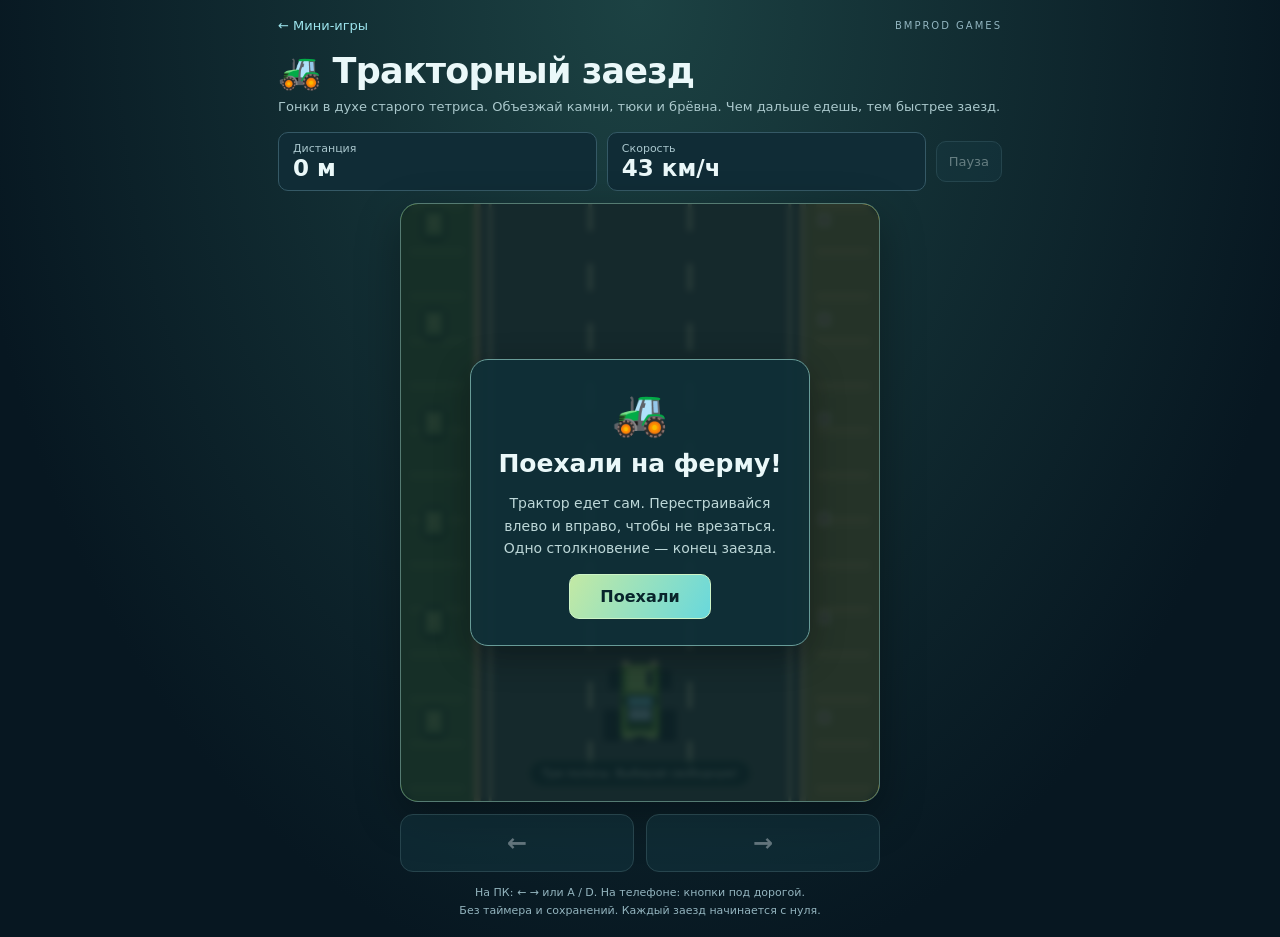
<file: games/tractor-top.html>
<!doctype html><html lang="ru"><head><meta charset="utf-8"><meta name="viewport" content="width=device-width,initial-scale=1"><meta name="theme-color" content="#071721"><title>Тракторный заезд · BMProd</title><style>
:root{font-family:system-ui,sans-serif;color:#eaf8f9;color-scheme:dark;background:#071721}*{box-sizing:border-box}body{margin:0;background:radial-gradient(ellipse at top,#1c4243,#071721 75%);min-height:100vh}.wrap{max-width:760px;margin:auto;padding:18px}header{display:flex;justify-content:space-between;align-items:center;font-size:13px}header a{color:#9de4ed;text-decoration:none}header span{font-size:10px;letter-spacing:2px;color:#92b5c0}h1{font-size:clamp(25px,5vw,35px);letter-spacing:-.8px;margin:18px 0 5px}.intro{font-size:13px;color:#aac8cc;line-height:1.6;margin:0 0 14px}.dashboard{display:flex;align-items:center;gap:10px;margin-bottom:12px}.metric{flex:1;padding:9px 14px;border:1px solid #355966;border-radius:10px;background:#102c36}.metric small{display:block;font-size:11px;color:#aac7ce}.metric strong{font-size:23px;font-variant-numeric:tabular-nums}.control{background:#173b45;color:#e3f7f8;border:1px solid #426b77;border-radius:10px;padding:12px;font:inherit;font-size:13px;cursor:pointer;touch-action:manipulation}.control:disabled{opacity:.4;cursor:default}button:focus-visible,a:focus-visible{outline:3px solid #83e9f6;outline-offset:3px}.game{position:relative;max-width:480px;margin:auto;border:1px solid #557b72;border-radius:18px;overflow:hidden;box-shadow:0 15px 45px #0005;background:#4e8055}canvas{display:block;width:100%;aspect-ratio:480/600;touch-action:none}.overlay{position:absolute;inset:0;display:flex;align-items:center;justify-content:center;background:#081c22cc;padding:24px;text-align:center;backdrop-filter:blur(3px)}.overlay[hidden]{display:none}.modal{background:#102f37ed;border:1px solid #689c98;border-radius:18px;padding:26px 20px;max-width:340px;box-shadow:0 10px 35px #0005}.modal .icon{font-size:45px}.modal h2{font-size:25px;margin:10px 0}.modal p{color:#bdd7d8;font-size:14px;line-height:1.6}.play{background:linear-gradient(120deg,#c3e9a4,#68d8dc);color:#08242b;border:1px solid #cdf4c7;border-radius:10px;padding:12px 30px;font:inherit;font-weight:750;cursor:pointer;touch-action:manipulation}.steering{display:grid;grid-template-columns:1fr 1fr;gap:12px;max-width:480px;margin:12px auto 0}.steer{font:700 24px system-ui;border:1px solid #54838b;background:#163e48;color:#e7faff;border-radius:13px;min-height:58px;touch-action:none;user-select:none;-webkit-tap-highlight-color:transparent;cursor:pointer}.steer:active{background:#316d76;transform:translateY(1px)}.steer:disabled{opacity:.4;cursor:default}.foot{font-size:11px;color:#93b4be;text-align:center;line-height:1.6;margin:12px 0 0}.status{position:absolute;bottom:14px;left:50%;transform:translateX(-50%);color:#f0ffe4;background:#143831bd;border:1px solid #9cd58b5e;padding:6px 12px;border-radius:20px;font-size:11px;pointer-events:none;white-space:nowrap}@media(max-width:500px){.wrap{padding:12px}h1{margin-top:13px}.intro{font-size:12px}.metric{padding:8px 10px}.metric strong{font-size:20px}.steer{min-height:56px}.game{border-radius:13px}}@media(prefers-reduced-motion:reduce){*{transition:none!important}.overlay{backdrop-filter:none}}
</style></head><body><div class="wrap"><header><a href="../?v=top-12#games">← Мини-игры</a><span>BMPROD GAMES</span></header><h1>🚜 Тракторный заезд</h1><p class="intro">Гонки в духе старого тетриса. Объезжай камни, тюки и брёвна. Чем дальше едешь, тем быстрее заезд.</p><div class="dashboard"><div class="metric"><small>Дистанция</small><strong id="distance">0 м</strong></div><div class="metric"><small>Скорость</small><strong id="speed">43 км/ч</strong></div><button class="control" id="pause" disabled>Пауза</button></div><div class="game"><canvas id="canvas" width="480" height="600" aria-label="Вид сверху: вертикальная дорога, трактор и препятствия"></canvas><div class="status" id="status">Три полосы. Выбирай свободную!</div><div class="overlay" id="overlay"><div class="modal"><div class="icon" id="icon">🚜</div><h2 id="title">Поехали на ферму!</h2><p id="description">Трактор едет сам. Перестраивайся влево и вправо, чтобы не врезаться. Одно столкновение — конец заезда.</p><button class="play" id="play">Поехали</button></div></div></div><div class="steering"><button class="steer" id="left" aria-label="Повернуть влево" disabled>←</button><button class="steer" id="right" aria-label="Повернуть вправо" disabled>→</button></div><p class="foot">На ПК: ← → или A / D. На телефоне: кнопки под дорогой.<br>Без таймера и сохранений. Каждый заезд начинается с нуля.</p></div><script>
'use strict';
const $=id=>document.getElementById(id),canvas=$('canvas'),ctx=canvas.getContext('2d');ctx.imageSmoothingEnabled=false;
const W=480,H=600;
let distance=0,speed=12,lane=0,playerX=0,obstacles=[],untilSpawn=28,running=false,started=false,crashed=false,last=0,swipeX=null;
const random=(a,b)=>a+Math.random()*(b-a);
function project(x,z){return {x:W*.5+x*100,y:500-z*4.1}}
function rect(x,y,w,h,color){ctx.fillStyle=color;ctx.fillRect(Math.round(x),Math.round(y),w,h)}
function polygon(points,color){ctx.beginPath();points.forEach((p,i)=>i?ctx.lineTo(p[0],p[1]):ctx.moveTo(p[0],p[1]));ctx.closePath();ctx.fillStyle=color;ctx.fill()}
function tractor(x,z,other=false){
 const p=project(x,z),X=Math.round(p.x),Y=Math.round(p.y);
 const body=other?'#df7350':'#80bf46',light=other?'#ffac75':'#b6e66e',dark=other?'#954730':'#477c35';
 for(const side of [-1,1]){
  rect(X+side*25-6,Y-31,12,19,'#132726');rect(X+side*28-8,Y+8,16,31,'#132726');
  for(let i=0;i<4;i++)rect(X+side*28-7,Y+11+i*7,14,2,'#516660');
  for(let i=0;i<3;i++)rect(X+side*25-5,Y-28+i*6,10,2,'#516660');
 }
 rect(X-20,Y-38,40,75,dark);rect(X-17,Y-38,34,34,body);rect(X-13,Y-34,26,24,light);
 rect(X-14,Y-7,28,28,'#244b48');rect(X-12,Y-5,24,10,'#88dadd');rect(X-11,Y+7,22,12,'#b2dee0');
 rect(X-19,Y+4,6,29,body);rect(X+13,Y+4,6,29,body);rect(X-17,Y+30,34,7,light);
 rect(X-18,Y-41,7,5,'#fff2b1');rect(X+11,Y-41,7,5,'#fff2b1');
 rect(X+7,Y-28,5,14,'#2b3e38');rect(X+6,Y-31,7,4,'#52655c');
 rect(X-11,Y-37,22,3,'#d5ee9270');rect(X-6,Y+35,12,6,'#273d36');
}
function obstacle(o){
 const p=project(o.lane,o.z),x=Math.round(p.x),y=Math.round(p.y);
 if(o.type==='tractor'){tractor(o.lane,o.z,true);return}
 if(o.type==='hay'){rect(x-26,y-23,52,46,'#a88032');rect(x-23,y-20,46,40,'#e3bc59');for(let i=0;i<6;i++)rect(x-19,y-17+i*6,38,2,'#f7d681');rect(x-13,y-23,4,46,'#8d6328');rect(x+9,y-23,4,46,'#8d6328')}
 else if(o.type==='rock'){polygon([[x-24,y-9],[x-12,y-24],[x+12,y-21],[x+25,y-5],[x+20,y+18],[x-9,y+23],[x-26,y+9]],'#768783');polygon([[x-12,y-24],[x+12,y-21],[x+8,y-1],[x-19,y+3]],'#a5b5aa');rect(x+11,y+8,7,5,'#566e67')}
 else{rect(x-33,y-14,66,28,'#725037');rect(x-30,y-11,60,22,'#a57b49');rect(x-24,y-6,46,3,'#c2965a');rect(x-21,y+3,44,3,'#805a34');rect(x-34,y-9,7,18,'#d5af71');rect(x+27,y-9,7,18,'#d5af71');rect(x-32,y-4,3,8,'#9c753f');rect(x+29,y-4,3,8,'#9c753f')}
}
function scenery(){
 rect(0,0,W,H,'#486d37');const offset=distance*4.1;
 for(let side=0;side<2;side++){const x=side?408:0;rect(x,0,72,H,side?'#9a9143':'#517d3e');for(let i=0;i<16;i++){const y=(i*45+offset)%(H+45)-45;rect(x+9,y,54,4,side?'#c1aa56':'#6a924b');rect(x+9,y+7,54,2,side?'#b3a04f':'#5c873f')}}
 rect(73,0,334,H,'#c0ae73');rect(80,0,320,H,'#3e514a');rect(85,0,310,H,'#4c5f55');
 rect(88,0,3,H,'#d7d4a0');rect(389,0,3,H,'#d7d4a0');
 for(let i=0;i<12;i++){const y=(i*60+offset)%(H+60)-60;for(const x of [190,290])rect(x-2,y,4,27,'#c5d0a4')}
 for(let i=0;i<7;i++){const y=(i*100+offset)%(H+100)-100;rect(20,y+8,26,26,'#345c33');rect(24,y+4,18,34,'#345c33');rect(24,y+8,18,24,'#75a254');rect(28,y+12,10,14,'#91b665');rect(419,y+10,12,12,'#d3c691');rect(422,y+13,6,6,'#99764b')}
}
function render(){ctx.clearRect(0,0,W,H);scenery();const items=obstacles.map(o=>({z:o.z,draw:()=>obstacle(o)}));items.push({z:0,draw:()=>tractor(playerX,0)});items.sort((a,b)=>b.z-a.z).forEach(o=>o.draw());if(crashed){const p=project(playerX,0);ctx.font='32px system-ui';ctx.textAlign='center';ctx.fillText('💥',p.x,p.y-60)}$('distance').textContent=Math.floor(distance)+' м';$('speed').textContent=Math.round(speed*3.6)+' км/ч'}
function spawnRow(){const open=Math.floor(Math.random()*3)-1,blocked=[-1,0,1].filter(x=>x!==open);if(distance<130||Math.random()<.4)blocked.splice(Math.floor(Math.random()*blocked.length),1);for(const x of blocked)obstacles.push({lane:x,z:120,type:['hay','rock','log','tractor'][Math.floor(Math.random()*4)]});untilSpawn=random(30,43)}
function collide(){running=false;crashed=true;controls(false);$('overlay').hidden=false;$('icon').textContent='💥';$('title').textContent='Заезд окончен';$('description').textContent='Ты проехал '+Math.floor(distance)+' метров. Попробуй объехать ещё больше препятствий!';$('play').textContent='Ещё раз';$('status').textContent='Столкновение. Дистанция: '+Math.floor(distance)+' м'}
function update(dt){if(!running)return;speed=Math.min(32,12+distance*.018);const travel=speed*dt;distance+=travel;playerX+=(lane-playerX)*Math.min(1,dt*12);for(const o of obstacles){o.z-=travel;if(Math.abs(o.z)<(o.type==='tractor'?16:12)&&Math.abs(o.lane-playerX)<.55){collide();return}}obstacles=obstacles.filter(o=>o.z>-24);untilSpawn-=travel;if(untilSpawn<=0)spawnRow()}
function controls(enabled){$('left').disabled=!enabled;$('right').disabled=!enabled;$('pause').disabled=!enabled}
function reset(){distance=0;speed=12;lane=0;playerX=0;obstacles=[];untilSpawn=15;crashed=false}
function play(){if(!started||crashed)reset();started=true;running=true;last=performance.now();$('overlay').hidden=true;controls(true);$('status').textContent='Объезжай препятствия. Вперёд!'}
function pause(){if(!running)return;running=false;controls(false);$('overlay').hidden=false;$('icon').textContent='🚜';$('title').textContent='Пауза';$('description').textContent='Трактор подождёт. Ты проехал '+Math.floor(distance)+' метров.';$('play').textContent='Продолжить'}
function steer(direction){if(running)lane=Math.max(-1,Math.min(1,lane+direction))}
$('play').addEventListener('click',play);$('pause').addEventListener('click',pause);for(const [id,direction] of [['left',-1],['right',1]]){$(id).addEventListener('pointerdown',e=>{e.preventDefault();steer(direction)});$(id).addEventListener('click',e=>{if(e.detail===0)steer(direction)})}
document.addEventListener('keydown',e=>{if(e.ctrlKey||e.altKey||e.metaKey)return;if(['ArrowLeft','ArrowRight','a','d','A','D','ф','в','Ф','В'].includes(e.key)){e.preventDefault();steer(['ArrowLeft','a','A','ф','Ф'].includes(e.key)?-1:1)}else if(e.key==='Escape')pause()});canvas.addEventListener('pointerdown',e=>{swipeX=e.clientX});canvas.addEventListener('pointerup',e=>{if(swipeX!==null&&Math.abs(e.clientX-swipeX)>16)steer(e.clientX>swipeX?1:-1);swipeX=null});canvas.addEventListener('pointercancel',()=>swipeX=null);document.addEventListener('visibilitychange',()=>{if(document.hidden)pause()});function frame(now){const dt=Math.min(.04,Math.max(0,(now-last)/1000));last=now;update(dt);render();requestAnimationFrame(frame)}render();requestAnimationFrame(frame);
</script></body></html>
</file>
<file: styles.css>
:root{color-scheme:dark;--bg:#060d16;--panel:#101d2b;--line:#283b50;--text:#edf4fb;--muted:#9eafc1;--accent:#36d5f4}*{box-sizing:border-box}body{margin:0;background:var(--bg);color:var(--text);font:16px/1.6 system-ui,sans-serif}a{color:inherit;text-decoration:none}button,input,select,textarea{font:inherit}button,a,input,select,textarea{outline-offset:5px}button{cursor:pointer}header{max-width:1320px;margin:auto;padding:25px 40px;display:flex;align-items:center;gap:64px;border-bottom:1px solid var(--line)}.brand{display:flex;align-items:center;gap:9px;font-weight:850;letter-spacing:1px}.mark{display:grid;place-items:center;background:var(--accent);color:#161311;font-size:23px;border-radius:9px;width:38px;height:38px;margin-right:5px}.muted,.meta{color:var(--muted)}nav{display:flex;gap:30px}nav a:hover,.admin-link:hover{color:var(--accent)}.admin-link{margin-left:auto;font-size:14px;color:var(--muted)}main{max-width:1320px;padding:48px 40px 70px;margin:auto;min-height:75vh}.eyebrow{color:var(--accent);font-size:14px;letter-spacing:2px;font-weight:700}h1{font-size:clamp(32px,5vw,52px);line-height:1.12;letter-spacing:-1.5px;margin:12px 0 16px}h2{line-height:1.3}p{max-width:760px}.intro{display:flex;justify-content:space-between;align-items:end;margin-bottom:32px}.count{font-size:14px;border:1px solid var(--line);padding:8px 14px;border-radius:50px;white-space:nowrap}.tools{display:flex;gap:12px;margin:25px 0 30px;flex-wrap:wrap}input,select,textarea{background:#202226;border:1px solid #3d4046;color:var(--text);padding:12px 15px;border-radius:9px}input[type=search]{flex:1;min-width:180px}input:focus,textarea:focus{border-color:var(--accent)}.grid{display:grid;grid-template-columns:repeat(3,minmax(0,1fr));gap:23px}.card{background:var(--panel);border:1px solid var(--line);border-radius:15px;overflow:hidden;transition:transform .18s,border-color .18s}.card:hover{transform:translateY(-4px);border-color:#36aaca}.cover{height:174px;background:linear-gradient(125deg,#39362d,#202324);display:flex;align-items:end;padding:23px;position:relative;overflow:hidden}.cover-title{font-size:29px;line-height:1.1;font-weight:850;letter-spacing:-1px;max-width:260px}.cover img{width:100%;height:100%;object-fit:cover;position:absolute;inset:0}.card-body{padding:22px}.tag{font-size:12px;letter-spacing:.6px;color:var(--accent);text-transform:uppercase}.card h2{font-size:21px;margin:8px 0}.card p{color:var(--muted);margin:8px 0 20px;font-size:15px}.card-bottom{display:flex;justify-content:space-between;gap:10px;align-items:center;padding-top:15px;border-top:1px solid var(--line);font-size:14px}.demo{color:#d5b692;font-size:13px}.btn{display:inline-flex;align-items:center;justify-content:center;background:var(--accent);color:#1b1713;border:0;padding:11px 18px;border-radius:8px;font-weight:700}.btn.secondary{background:#292c31;color:var(--text);border:1px solid #44474e}.btn:disabled{opacity:.45;cursor:not-allowed}.actions{display:flex;gap:12px;flex-wrap:wrap;margin:22px 0}.back{color:var(--muted);font-size:14px}.detail{display:grid;grid-template-columns:1fr 310px;gap:40px}.box{background:var(--panel);border:1px solid var(--line);border-radius:13px;padding:25px}.detail aside{align-self:start;margin-top:22px}.version{border-top:1px solid var(--line);padding:20px 0;white-space:pre-line}.version h3{margin:0}.description{white-space:pre-line}.notice{padding:15px 19px;background:#29251f;border:1px solid #51422f;border-radius:9px;color:#ebcfad;font-size:14px;margin:18px 0}.editor{display:grid;grid-template-columns:270px 1fr;gap:25px}.editor-list{display:flex;flex-direction:column;gap:9px}.editor-list button{text-align:left}.fields{display:grid;grid-template-columns:1fr 1fr;gap:17px}label{display:flex;flex-direction:column;gap:6px;font-size:14px;color:#c8cbd0}label.wide{grid-column:1/-1}textarea{min-height:115px;resize:vertical}.status{white-space:pre-line;color:var(--accent)}.empty{padding:40px 0;color:var(--muted)}footer{border-top:1px solid var(--line);max-width:1240px;padding:25px 0;margin:0 auto;display:flex;justify-content:space-between;gap:20px;color:var(--muted);font-size:13px}.gallery{display:flex;gap:12px;flex-wrap:wrap}.gallery img{max-width:100%;width:280px;border-radius:10px}small{font-size:13px;color:var(--muted)}@media(max-width:1000px){.grid{grid-template-columns:repeat(2,1fr)}.detail{grid-template-columns:1fr}.editor{grid-template-columns:1fr}.editor-list{flex-direction:row;flex-wrap:wrap}}@media(max-width:600px){header{padding:18px;gap:20px;flex-wrap:wrap}nav{order:3;width:100%;gap:25px}.admin-link{font-size:13px}main{padding:30px 18px}.grid{grid-template-columns:1fr}.intro{display:block}.count{display:inline-block;margin-top:8px}h1{font-size:36px}.fields{grid-template-columns:1fr}label.wide{grid-column:auto}footer{margin:0 18px;flex-direction:column}.tools select{flex:1}.box{padding:18px}}@media(prefers-reduced-motion:reduce){.card{transition:none}}

.card{display:flex;flex-direction:column}.card-body{display:flex;flex-direction:column;flex:1}.card-body p{flex:1}.cover{height:auto;aspect-ratio:16/9;flex-shrink:0}.cover img{object-fit:contain;background:#151619}.editor-list{max-height:700px;overflow-y:auto}.gallery img{aspect-ratio:16/9;object-fit:contain;background:#1b1d20}

.card-content{display:flex;flex-direction:column;flex:1}.card-download{display:flex;justify-content:center;padding:0 22px 22px}.card-download .btn{min-width:150px}.card-download .btn:hover{background:#9ceeff}.card-content:focus-visible,.card-download .btn:focus-visible{outline:2px solid var(--accent);outline-offset:-3px}

/* BMProd: silver, midnight blue and cyan */
body{background:radial-gradient(ellipse at 50% 0,rgba(0,153,213,.1),transparent 700px),var(--bg)}
header{max-width:1320px;padding:16px 40px;gap:40px;background:linear-gradient(110deg,#0c1724,#060e18);border-bottom:1px solid #214257}
.brand{gap:12px}.brand-image{display:block;width:116px;height:48px;overflow:hidden;border-radius:5px;position:relative}
.brand-image img{position:absolute;width:180px;max-width:none;left:-32px;top:-11px}
.brand-caption{font-size:11px;letter-spacing:3px;color:#becbd8}
nav{margin-left:auto;gap:10px}nav a{padding:9px 20px;border:1px solid transparent;border-radius:7px;font-size:14px;font-weight:600;color:#bdcbd9}
nav a[aria-current=page]{color:#dffaff;border-color:#23526a;background:#102b3d;box-shadow:inset 0 1px rgba(165,231,255,.1)}
nav a:hover{color:#fff;background:#11283a}
.brand-banner{max-width:1240px;margin:24px auto 0;overflow:hidden;border:1px solid #254254;border-radius:14px;box-shadow:0 15px 55px #0008,0 0 30px #009bd510}
.brand-banner img{display:block;width:100%;height:auto;aspect-ratio:1983/793;object-fit:contain}
main{padding-top:30px}.intro{align-items:center;margin-bottom:22px;gap:20px}.intro p{font-size:14px;margin:7px 0}.eyebrow{font-size:12px;letter-spacing:2.5px}
.count{color:#d2e1ec;background:linear-gradient(135deg,#152738,#0b1724);border-color:#35526a;border-radius:8px}
.tools{padding:16px;background:linear-gradient(120deg,#112131,#0b1724);border:1px solid #253e53;border-radius:12px;margin-top:20px}
input,select,textarea{background:#091522;border-color:#30465b;box-shadow:inset 0 1px 3px #0004}
input:focus,select:focus,textarea:focus{border-color:#42d5f5;box-shadow:0 0 0 3px #22c8f514}
.card{background:linear-gradient(145deg,#142436,#0b1623);border-color:#2a4055;border-radius:12px;box-shadow:0 8px 22px #0003}
.card:hover{border-color:#41bad8;box-shadow:0 12px 32px #0005,0 0 20px #00caff0b}
.card h2{color:#eaf3fc;letter-spacing:-.3px}.card p{color:#a8bacb}.card-bottom{border-color:#2a4055;color:#d9e5ef}
.card .tag{color:#63d6f3}.cover{background:#09121c}.cover img{background:#08111b}
.btn{color:#04111d;background:linear-gradient(115deg,#a6e9fa,#32cbe9 55%,#2a91da);border:1px solid #80dbf6;box-shadow:inset 0 1px 0 #ffffff75,0 4px 14px #008bcc1f}
.btn:hover,.card-download .btn:hover{background:linear-gradient(115deg,#d9f6ff,#68e2f6 55%,#50b9f3);box-shadow:0 0 18px #16c8f52e}
.btn.secondary{background:linear-gradient(135deg,#24384b,#142435);border-color:#405970;color:#e4eef7}
.box{background:linear-gradient(145deg,#132435,#0b1724);border-color:#2c455b}
.notice{background:#102b3a;border-color:#2f6178;color:#cceefd}
.version{border-color:#294358}.version h3{color:#e7f2fc}.version small{color:#81b8d6}
footer{border-color:#244055;color:#8fa8bd;padding:25px 0}
@media(max-width:1000px){.brand-banner{margin:20px 40px 0}}
@media(max-width:600px){header{padding:12px 18px;gap:10px;flex-wrap:nowrap}nav{order:initial;width:auto;gap:3px}nav a{font-size:12px;padding:8px 10px}.brand-image{width:85px;height:40px}.brand-image img{width:160px;left:-37px;top:-10px}.brand-caption{display:none}.brand-banner{margin:14px 18px 0;border-radius:9px}.intro{display:block}.tools{padding:12px;gap:9px}.tools input{width:100%}.tools select{min-width:0;max-width:100%;font-size:13px}.card-download .btn{min-width:170px}.count{margin-top:8px}}

.banner-info{display:flex;align-items:center;justify-content:space-between;gap:24px;padding:20px 26px;background:linear-gradient(110deg,#102335,#091522);border-top:1px solid #28516a}.banner-info p{font-size:14px;margin:6px 0 0}.banner-info .count{flex-shrink:0}main{padding-top:18px}.tools{margin-top:0}@media(max-width:600px){.banner-info{flex-direction:column;align-items:flex-start;gap:12px;padding:16px}.banner-info .count{margin-top:0}.banner-info p{font-size:13px}}

.brand-banner[hidden]{display:none}.mod-heading{margin:22px 0 26px}.mod-title{font-size:clamp(22px,2.6vw,34px);line-height:1.3;letter-spacing:-.7px;white-space:nowrap;overflow-x:auto;margin:8px 0 12px;padding-bottom:4px}.mod-meta{display:flex;flex-wrap:wrap;gap:10px 22px;color:var(--muted);font-size:13px}.mod-meta span:first-child{color:#9de8fa}.modern-detail{grid-template-columns:minmax(0,1fr) 290px;gap:24px;align-items:start}.mod-sections{min-width:0;display:grid;gap:20px}.mod-sections .box{padding:24px 26px}.mod-sections h2{font-size:18px;margin:0 0 18px;letter-spacing:-.2px}.formatted-description{font-size:15px;line-height:1.7;color:#c2d1df}.formatted-description p{margin:0 0 14px;max-width:none}.formatted-description p:last-child{margin-bottom:0}.formatted-description h3{font-size:15px;color:#edf6ff;margin:22px 0 10px;padding-left:12px;border-left:2px solid var(--accent)}.formatted-description ul{margin:10px 0 18px;padding-left:22px}.formatted-description li{padding-left:4px;margin:6px 0}.formatted-description li::marker{color:var(--accent)}.download-panel{position:sticky;top:22px;margin-top:0!important;padding:24px}.download-panel h2{font-size:27px;margin:10px 0 18px}.download-panel .actions{margin:0 0 22px;display:grid;gap:10px}.download-panel .btn{font-size:14px;width:100%;padding:12px}.install-note{border-top:1px solid var(--line);padding-top:16px}.install-note h3{font-size:13px;margin:0 0 7px;color:#cfe0ef}.install-note p{font-size:12px;line-height:1.65;color:var(--muted);margin:0 0 18px}.source-link{font-size:13px;color:#71d4ef}.history-count{font-size:12px;color:var(--muted);margin-left:8px}.release{border-top:1px solid var(--line)}.release summary{display:flex;justify-content:space-between;align-items:center;gap:12px;padding:14px 0;cursor:pointer;font-size:14px}.release summary::after{content:'+';color:var(--accent);font-size:20px}.release[open] summary::after{content:'−'}.release summary em{font-style:normal;color:#6adbf4;font-size:11px;margin-left:10px}.release-body{padding:4px 0 16px}.release-body .actions{margin-bottom:0}.mod-gallery .gallery{display:grid;grid-template-columns:repeat(3,minmax(0,1fr));gap:10px}.mod-gallery .gallery img{width:100%;display:block}.back{display:inline-block;margin-top:6px;font-size:13px}
@media(max-width:1000px){.modern-detail{grid-template-columns:1fr}.download-panel{position:static;grid-row:1}.download-panel .actions{display:flex;flex-wrap:wrap}.download-panel .btn{width:auto}.install-note{display:none}.download-panel h2{display:inline-block;margin:8px 0 14px}.mod-gallery .gallery{grid-template-columns:repeat(2,minmax(0,1fr))}}@media(max-width:600px){.mod-title{font-size:23px}.mod-sections .box{padding:18px}.formatted-description{font-size:14px}.mod-heading{margin-bottom:18px}.release summary{font-size:13px}.release summary em{display:none}}

.release summary{display:grid;grid-template-columns:minmax(0,1fr) 100px 18px;column-gap:16px}.release summary>span{display:flex;align-items:center;gap:10px;min-width:0}.release summary small{text-align:right;white-space:nowrap;font-variant-numeric:tabular-nums}.release summary em{margin-left:0;white-space:nowrap}.release summary::after{text-align:center}@media(max-width:600px){.release summary{grid-template-columns:minmax(0,1fr) 88px 16px;column-gap:8px}}

/* Full-width catalog controls on phones: prevent flex shrinking. */
@media(max-width:700px){.tools{display:grid;grid-template-columns:minmax(0,1fr);gap:10px}.tools input[type=search],.tools select{width:100%;max-width:100%;min-width:0;flex:none;min-height:48px;font-size:16px;padding:12px 15px}}

/* Compact sharing action beside the latest-version download. */
.card-download{position:relative;align-items:center;gap:12px;padding-left:66px;padding-right:66px;min-height:66px}
.share-button{position:absolute;right:18px;top:0;display:inline-flex;align-items:center;justify-content:center;width:40px;height:44px;padding:0;border:1px solid #35526a;border-radius:8px;background:#102335;color:#93dff1}
.share-button:hover{border-color:var(--accent);color:#e5faff;background:#173448}
.share-button:focus-visible{outline:2px solid var(--accent);outline-offset:3px}
.share-button:disabled{opacity:.5;cursor:wait}
.copy-notice{position:fixed;bottom:24px;left:50%;transform:translateX(-50%);z-index:1000;max-width:calc(100vw - 32px);width:max-content;padding:12px 20px;border:1px solid #408ca4;border-radius:10px;background:#102b3d;color:#edfaff;box-shadow:0 8px 30px #0008;font-size:14px;text-align:center;pointer-events:none}
.copy-notice[hidden]{display:none}
@media(max-width:360px){.card-download .btn{min-width:0;width:100%}.share-button{right:14px}}

.games-heading{margin:14px 0 30px}.games-heading h1{font-size:clamp(30px,4vw,42px)}.games-heading p{font-size:14px}.games-grid{display:grid;grid-template-columns:repeat(2,minmax(0,1fr));gap:24px}.game-card{padding:0;overflow:hidden}.game-art{display:flex;flex-direction:column;justify-content:center;align-items:center;gap:10px;min-height:220px;background:radial-gradient(ellipse at top,#467973,#163a3e 65%,#102633);border-bottom:1px solid #345664;font-size:42px}.game-art>span{align-self:flex-end;margin-right:28px;font-size:30px}.game-art strong{font-size:48px;letter-spacing:12px}.game-description{padding:24px}.game-description h2{margin:9px 0}.game-description p{font-size:14px}.game-meta{font-size:12px!important;color:#79bfcf}.game-description .btn{margin-top:10px;min-width:140px}
@media(max-width:600px){header{flex-wrap:wrap}nav{width:100%;justify-content:space-between;gap:4px}nav a{flex:1;text-align:center;font-size:13px;padding:8px}.games-grid{grid-template-columns:1fr}.game-description{padding:20px}.game-art{min-height:180px}}

.services-grid{display:grid;grid-template-columns:repeat(3,minmax(0,1fr));gap:20px}
.service-card{display:flex;flex-direction:column;min-width:0;padding:0;overflow:hidden}
.service-cover{display:block;width:100%;height:auto;aspect-ratio:1}
.service-body{display:flex;flex:1;flex-direction:column;align-items:flex-start;padding:22px}
.service-body h2{font-size:20px;line-height:1.25;margin:0 0 10px}
.service-body p{font-size:14px;line-height:1.55;margin:0 0 20px}
.service-body .btn{margin-top:auto;align-self:stretch;justify-content:center;text-align:center}
@media(max-width:900px){.services-grid{grid-template-columns:repeat(2,minmax(0,1fr))}}
@media(max-width:600px){.services-grid{grid-template-columns:1fr}.service-body{padding:18px}nav a{font-size:clamp(11px,3.4vw,13px);padding-inline:4px}}

.service-dialog{box-sizing:border-box;width:min(560px,calc(100% - 24px));max-height:calc(100dvh - 24px);overflow:auto;position:fixed;padding:24px;background:#102335;color:#e5f3fb;border:1px solid #35526a;border-radius:14px;box-shadow:0 20px 70px #0009}
.service-dialog::backdrop{background:#050a12cc}
.service-dialog h2{margin:0 42px 6px 0}.service-choice{color:#93dff1;margin:0 0 16px}
.service-dialog .muted{font-size:14px;margin:8px 0}
.service-close{position:absolute;right:14px;top:14px;min-width:36px;min-height:36px;border:1px solid #35526a;border-radius:8px;background:#173448;color:inherit;font-size:22px;cursor:pointer}
.service-contact-links{display:grid;grid-template-columns:repeat(3,minmax(0,1fr));gap:8px;margin:10px 0 22px}
.service-contact-links .btn{padding:10px 5px;text-align:center;font-size:14px}
.service-dialog label{font-weight:700}
.service-dialog textarea{box-sizing:border-box;width:100%;padding:12px;background:#081622;color:inherit;border:1px solid #35526a;border-radius:8px;font:inherit;font-size:14px;line-height:1.5;resize:vertical}
.service-copy{margin-top:12px}.service-copy-status{min-height:20px;margin:8px 0 0;color:#93dff1;font-size:13px}
@media(max-width:420px){.service-dialog{padding:16px}.service-contact-links .btn{font-size:12px}}
</file>
